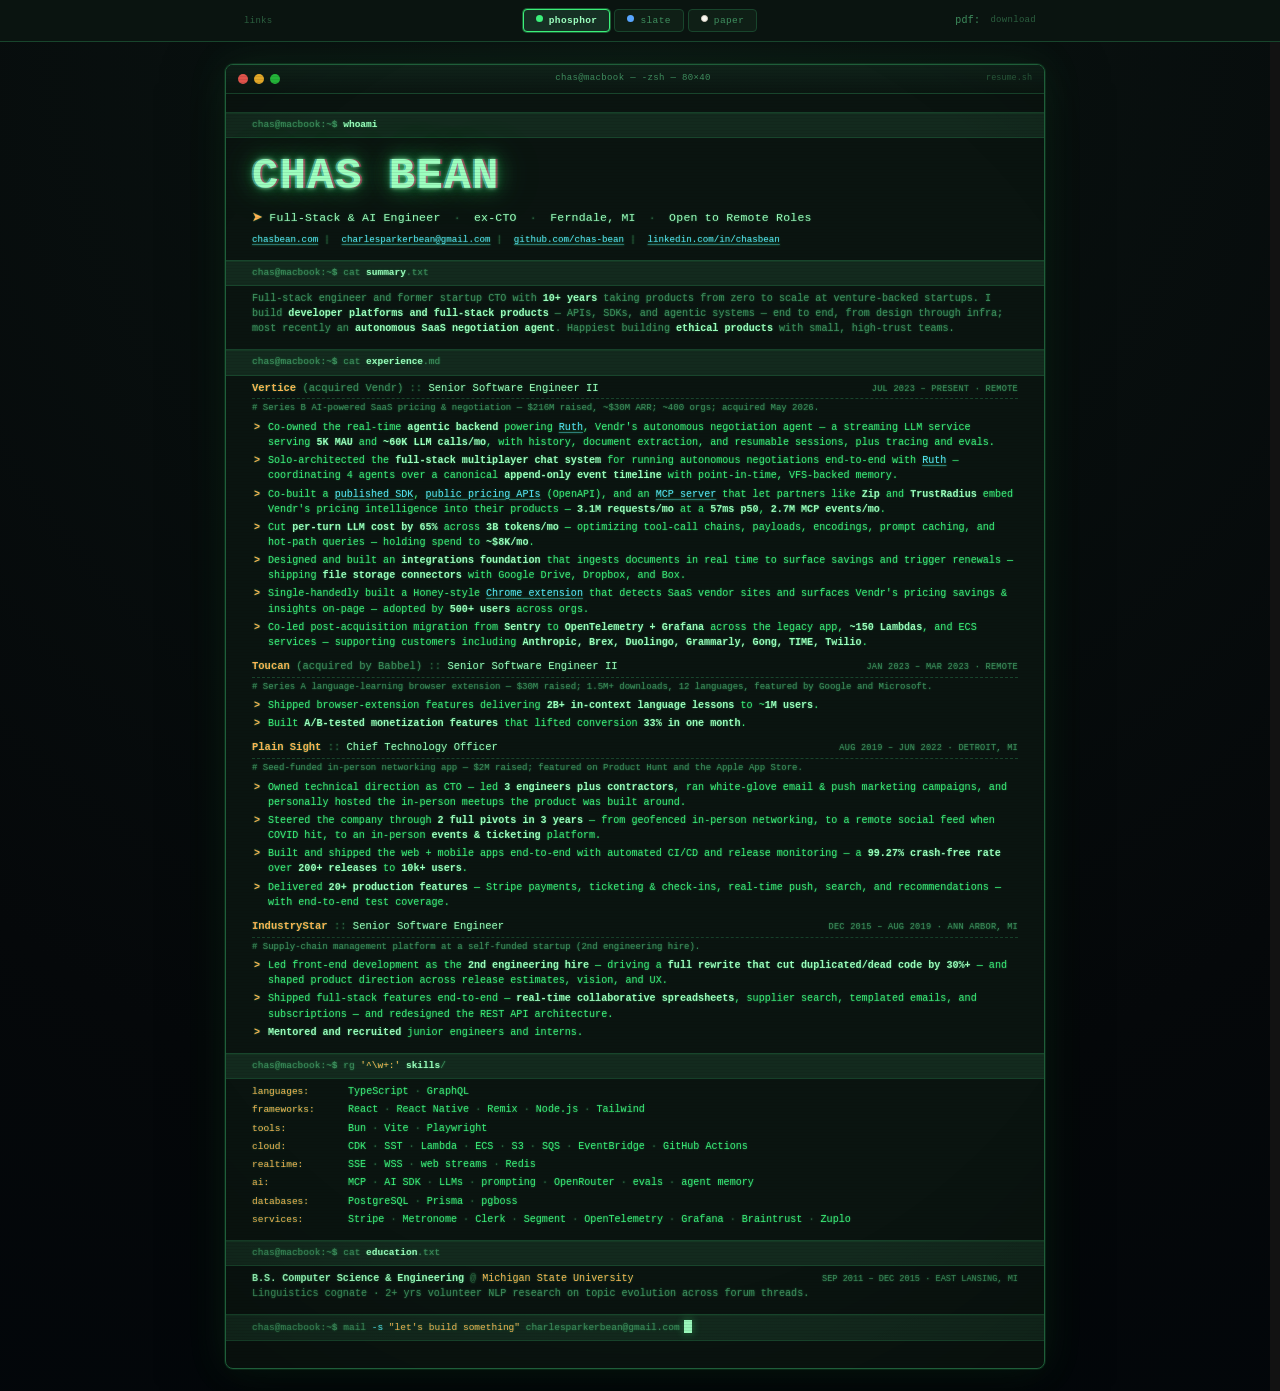
<file: index.html>
<!DOCTYPE html>
<html lang="en" data-theme="crt" class="theme-live">
<head>
  <meta charset="UTF-8" />
  <meta name="viewport" content="width=device-width, initial-scale=1.0" />
  <title>Chas Bean — Resume</title>
  <meta name="description" content="Chas Bean — Full-Stack & AI Engineer. Interactive resume with phosphor, slate, and paper themes." />
  <link rel="stylesheet" href="themes/tokens.css" />
  <link rel="stylesheet" href="themes/live.css" />
  <link rel="stylesheet" href="themes/index.css" />
  <link rel="stylesheet" href="themes/responsive.css" />
</head>
<body>
  <header class="chrome">
    <div class="chrome-track">
      <div class="chrome-links">
        <a href="https://linktr.ee/chas_bean" target="_blank" rel="noopener" title="Linktree — @chas_bean" aria-label="Linktree — @chas_bean">links</a>
      </div>
      <nav class="theme-toggle" aria-label="Resume color theme">
        <button type="button" class="theme-btn" data-theme="crt" aria-label="Phosphor — green terminal" title="Phosphor — green terminal" aria-pressed="true">
          <span class="swatch" aria-hidden="true"></span><span class="theme-name">phosphor</span>
        </button>
        <button type="button" class="theme-btn" data-theme="github" aria-label="Slate — dark" title="Slate — dark code theme" aria-pressed="false">
          <span class="swatch" aria-hidden="true"></span><span class="theme-name">slate</span>
        </button>
        <button type="button" class="theme-btn" data-theme="paper" aria-label="Paper — light" title="Paper — light theme" aria-pressed="false">
          <span class="swatch swatch-light" aria-hidden="true"></span><span class="theme-name">paper</span>
        </button>
      </nav>
      <div class="actions">
        <span class="hint">pdf:</span>
        <a id="pdf-link" href="resume-phosphor.pdf" download>download</a>
      </div>
    </div>
  </header>

  <main id="resume-root">
    <div class="terminal">
        <div class="titlebar">
          <span class="dots"><i></i><i></i><i></i></span>
          <span class="title">chas@macbook — -zsh — 80×40</span>
          <span class="badge">resume.sh</span>
        </div>

        <div class="screen">

          <header>
            <div class="cmd-line"><span class="prompt-dim"><span class="u">chas@macbook</span><span class="sep">:</span><span class="p">~</span><span class="sh">$</span></span> <span class="cmd"><span class="cmd-key">whoami</span></span></div>
            <h1 class="name">Chas Bean</h1>
            <p class="role"><span class="arrow">&#10148;</span> Full-Stack &amp; AI Engineer <span class="dotsep">·</span> ex-CTO <span class="dotsep">·</span> Ferndale, MI <span class="dotsep">·</span> Open to Remote Roles</p>
            <div class="contact">
              <span class="v"><a href="https://chasbean.com"><span class="link-label">chasbean.com</span></a></span><span class="pipe">|</span>
              <span class="v"><a href="mailto:charlesparkerbean@gmail.com"><span class="link-label">charlesparkerbean@gmail.com</span></a></span><span class="pipe">|</span>
              <span class="v"><a href="https://github.com/chas-bean"><span class="link-label">github.com/chas-bean</span></a></span><span class="pipe">|</span>
              <span class="v"><a href="https://linkedin.com/in/chasbean"><span class="link-label">linkedin.com/in/chasbean</span></a></span>
            </div>
          </header>

          <section>
            <div class="cmd-line"><span class="prompt-dim"><span class="u">chas@macbook</span><span class="sep">:</span><span class="p">~</span><span class="sh">$</span></span> <span class="cmd">cat <span class="cmd-key">summary</span>.txt</span></div>
            <p class="out comment">
              Full-stack engineer and former startup CTO with <strong>10+ years</strong> taking products from zero to
              scale at venture-backed startups. I build <strong>developer platforms and full-stack products</strong> &mdash; APIs, SDKs, and agentic systems &mdash; end to end, from design through infra; most recently an <strong>autonomous SaaS negotiation agent</strong>. Happiest building <strong>ethical products</strong> with small, high-trust teams.
            </p>
          </section>

          <section>
            <div class="cmd-line"><span class="prompt-dim"><span class="u">chas@macbook</span><span class="sep">:</span><span class="p">~</span><span class="sh">$</span></span> <span class="cmd">cat <span class="cmd-key">experience</span>.md</span></div>
            <div class="out">

              <div class="job">
                <div class="job-head">
                  <div class="job-title"><span class="company">Vertice</span> <span class="acq">(acquired Vendr)</span> <span class="colons">::</span> <span class="ttl">Senior Software Engineer II</span></div>
                  <div class="job-meta">JUL 2023 &ndash; PRESENT · REMOTE</div>
                </div>
                <div class="job-context"># Series B AI-powered SaaS pricing &amp; negotiation &mdash; $216M raised, ~$30M ARR; ~400 orgs; acquired May&nbsp;2026.</div>
                <ul class="bullets">
                  <li>Co-owned the real-time <strong>agentic backend</strong> powering <a href="https://agent.vendr.com/" target="_blank" rel="noopener"><span class="link-label">Ruth</span></a>, Vendr's autonomous negotiation agent &mdash; a streaming LLM service serving <strong>5K MAU</strong> and <strong>~60K LLM calls/mo</strong>, with history, document extraction, and resumable sessions, plus tracing and evals.</li>
                  <li>Solo-architected the <strong>full-stack multiplayer chat system</strong> for running autonomous negotiations end-to-end with <a href="https://agent.vendr.com/" target="_blank" rel="noopener"><span class="link-label">Ruth</span></a> &mdash; coordinating 4 agents over a canonical <strong>append-only event timeline</strong> with point-in-time, VFS-backed memory.</li>
                  <li>Co-built a <a href="https://www.npmjs.com/package/@vendr-org/connect-sdk" target="_blank" rel="noopener"><span class="link-label">published SDK</span></a>, <a href="https://developers.vendr.com" target="_blank" rel="noopener"><span class="link-label">public pricing APIs</span></a> (OpenAPI), and an <a href="https://github.com/vendrinc/vendr-mcp" target="_blank" rel="noopener"><span class="link-label">MCP server</span></a> that let partners like <strong>Zip</strong> and <strong>TrustRadius</strong> embed Vendr's pricing intelligence into their products &mdash; <strong>3.1M requests/mo</strong> at a <strong>57ms p50</strong>, <strong>2.7M MCP events/mo</strong>.</li>
                  <li>Cut <strong>per-turn LLM cost by 65%</strong> across <strong>3B tokens/mo</strong> &mdash; optimizing tool-call chains, payloads, encodings, prompt caching, and hot-path queries &mdash; holding spend to <strong>~$8K/mo</strong>.</li>
                  <li>Designed and built an <strong>integrations foundation</strong> that ingests documents in real time to surface savings and trigger renewals &mdash; shipping <strong>file storage connectors</strong> with Google Drive, Dropbox, and Box.</li>
                  <li>Single-handedly built a Honey-style <a href="https://chromewebstore.google.com/detail/software-prices-by-vendr/kghlccelgdbjoadlfnoajfeljdcefnmi" target="_blank" rel="noopener"><span class="link-label">Chrome extension</span></a> that detects SaaS vendor sites and surfaces Vendr's pricing savings &amp; insights on-page &mdash; adopted by <strong>500+ users</strong> across orgs.</li>
                  <li>Co-led post-acquisition migration from <strong>Sentry</strong> to <strong>OpenTelemetry + Grafana</strong> across the legacy app, <strong>~150 Lambdas</strong>, and ECS services &mdash; supporting customers including <strong>Anthropic, Brex, Duolingo, Grammarly, Gong, TIME, Twilio</strong>.</li>
                </ul>
              </div>

              <div class="job">
                <div class="job-head">
                  <div class="job-title"><span class="company">Toucan</span> <span class="acq">(acquired by Babbel)</span> <span class="colons">::</span> <span class="ttl">Senior Software Engineer II</span></div>
                  <div class="job-meta">JAN 2023 &ndash; MAR 2023 · REMOTE</div>
                </div>
                <div class="job-context"># Series A language-learning browser extension — $30M raised; 1.5M+ downloads, 12 languages, featured by Google and Microsoft.</div>
                <ul class="bullets">
                  <li>Shipped browser-extension features delivering <strong>2B+ in-context language lessons</strong> to ~<strong>1M users</strong>.</li>
                  <li>Built <strong>A/B-tested monetization features</strong> that lifted conversion <strong>33% in one month</strong>.</li>
                </ul>
              </div>

              <div class="job">
                <div class="job-head">
                  <div class="job-title"><span class="company">Plain Sight</span> <span class="colons">::</span> <span class="ttl">Chief Technology Officer</span></div>
                  <div class="job-meta">AUG 2019 &ndash; JUN 2022 · DETROIT, MI</div>
                </div>
                <div class="job-context"># Seed-funded in-person networking app &mdash; $2M raised; featured on Product Hunt and the Apple App Store.</div>
                <ul class="bullets">
                  <li>Owned technical direction as CTO &mdash; led <strong>3 engineers plus contractors</strong>, ran white-glove email &amp; push marketing campaigns, and personally hosted the in-person meetups the product was built around.</li>
                  <li>Steered the company through <strong>2 full pivots in 3 years</strong> &mdash; from geofenced in-person networking, to a remote social feed when COVID hit, to an in-person <strong>events &amp; ticketing</strong> platform.</li>
                  <li>Built and shipped the web + mobile apps end-to-end with automated CI/CD and release monitoring &mdash; a <strong>99.27% crash-free rate</strong> over <strong>200+ releases</strong> to <strong>10k+ users</strong>.</li>
                  <li>Delivered <strong>20+ production features</strong> &mdash; Stripe payments, ticketing &amp; check-ins, real-time push, search, and recommendations &mdash; with end-to-end test coverage.</li>
                </ul>
              </div>

              <div class="job">
                <div class="job-head">
                  <div class="job-title"><span class="company">IndustryStar</span> <span class="colons">::</span> <span class="ttl">Senior Software Engineer</span></div>
                  <div class="job-meta">DEC 2015 &ndash; AUG 2019 · ANN ARBOR, MI</div>
                </div>
                <div class="job-context"># Supply-chain management platform at a self-funded startup (2nd engineering hire).</div>
                <ul class="bullets">
                  <li>Led front-end development as the <strong>2nd engineering hire</strong> &mdash; driving a <strong>full rewrite that cut duplicated/dead code by 30%+</strong> &mdash; and shaped product direction across release estimates, vision, and UX.</li>
                  <li>Shipped full-stack features end-to-end &mdash; <strong>real-time collaborative spreadsheets</strong>, supplier search, templated emails, and subscriptions &mdash; and redesigned the REST API architecture.</li>
                  <li><strong>Mentored and recruited</strong> junior engineers and interns.</li>
                </ul>
              </div>

            </div>
          </section>

          <section>
            <div class="cmd-line"><span class="prompt-dim"><span class="u">chas@macbook</span><span class="sep">:</span><span class="p">~</span><span class="sh">$</span></span> <span class="cmd">rg <span class="str">'^\w+:'</span> <span class="cmd-key">skills</span>/</span></div>
            <div class="out skills-grid">
              <div class="skill-row">
                <span class="skill-key">languages:</span>
                <span class="skill-val">TypeScript <span class="b">·</span> GraphQL</span>
              </div>
              <div class="skill-row">
                <span class="skill-key">frameworks:</span>
                <span class="skill-val">React <span class="b">·</span> React&nbsp;Native <span class="b">·</span> Remix <span class="b">·</span> Node.js <span class="b">·</span> Tailwind</span>
              </div>
              <div class="skill-row">
                <span class="skill-key">tools:</span>
                <span class="skill-val">Bun <span class="b">·</span> Vite <span class="b">·</span> Playwright</span>
              </div>
              <div class="skill-row">
                <span class="skill-key">cloud:</span>
                <span class="skill-val">CDK <span class="b">·</span> SST <span class="b">·</span> Lambda <span class="b">·</span> ECS <span class="b">·</span> S3 <span class="b">·</span> SQS <span class="b">·</span> EventBridge <span class="b">·</span> GitHub&nbsp;Actions</span>
              </div>
              <div class="skill-row">
                <span class="skill-key">realtime:</span>
                <span class="skill-val">SSE <span class="b">·</span> WSS <span class="b">·</span> web&nbsp;streams <span class="b">·</span> Redis</span>
              </div>
              <div class="skill-row">
                <span class="skill-key">ai:</span>
                <span class="skill-val">MCP <span class="b">·</span> AI&nbsp;SDK <span class="b">·</span> LLMs <span class="b">·</span> prompting <span class="b">·</span> OpenRouter <span class="b">·</span> evals <span class="b">·</span> agent&nbsp;memory</span>
              </div>
              <div class="skill-row">
                <span class="skill-key">databases:</span>
                <span class="skill-val">PostgreSQL <span class="b">·</span> Prisma <span class="b">·</span> pgboss</span>
              </div>
              <div class="skill-row">
                <span class="skill-key">services:</span>
                <span class="skill-val">Stripe <span class="b">·</span> Metronome <span class="b">·</span> Clerk <span class="b">·</span> Segment <span class="b">·</span> OpenTelemetry <span class="b">·</span> Grafana <span class="b">·</span> Braintrust <span class="b">·</span> Zuplo</span>
              </div>
            </div>
          </section>

          <section>
            <div class="cmd-line"><span class="prompt-dim"><span class="u">chas@macbook</span><span class="sep">:</span><span class="p">~</span><span class="sh">$</span></span> <span class="cmd">cat <span class="cmd-key">education</span>.txt</span></div>
            <div class="out edu-row">
              <div>
                <div class="deg"><strong>B.S. Computer Science &amp; Engineering</strong> <span class="colons">@</span> <span class="school">Michigan State University</span></div>
                <div class="sub">Linguistics cognate &middot; 2+ yrs volunteer NLP research on topic evolution across forum threads.</div>
              </div>
              <div class="meta">SEP 2011 &ndash; DEC 2015 · EAST LANSING, MI</div>
            </div>
          </section>

          <div class="cmd-line endline"><span class="prompt-dim"><span class="u">chas@macbook</span><span class="sep">:</span><span class="p">~</span><span class="sh">$</span></span> <span class="cmd"><a href="mailto:charlesparkerbean@gmail.com?subject=Let%27s%20build%20something">mail <span class="flag">-s</span> <span class="str">"let's build something"</span> charlesparkerbean@gmail.com</a></span><span class="cursor"></span></div>

        </div>
      </div>
  </main>

  <script src="js/index.js" defer></script>
</body>
</html>
</file>
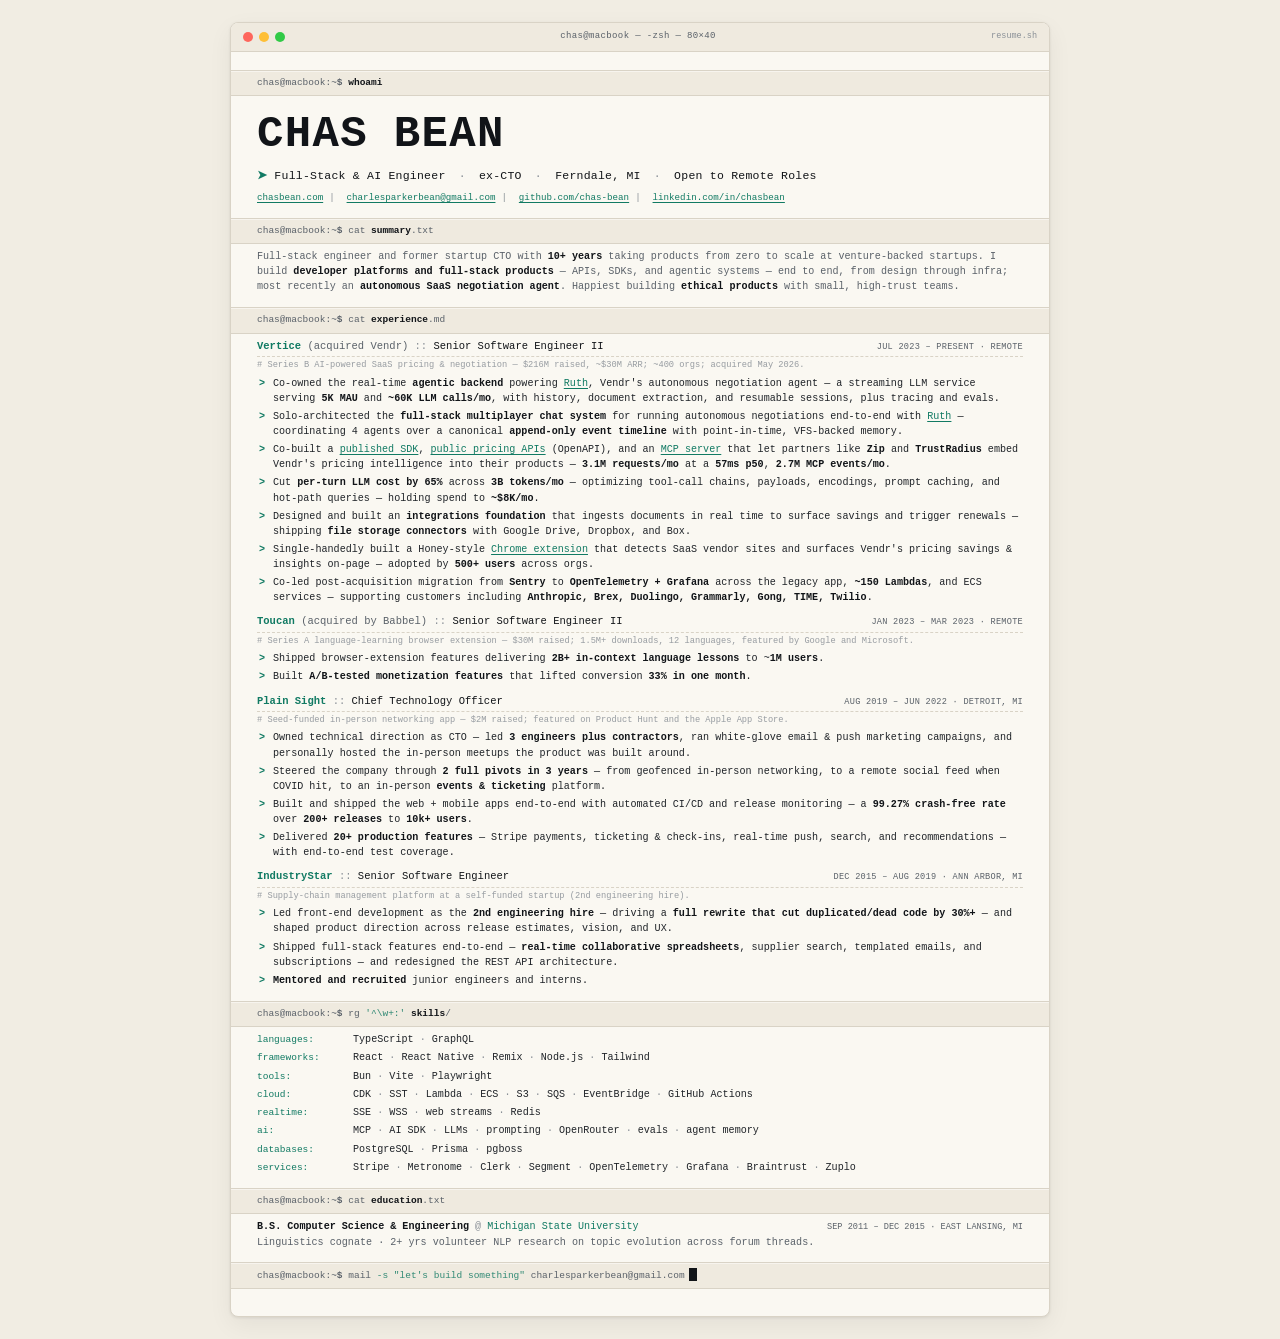
<file: resume-paper.html>
<!DOCTYPE html>
<html lang="en">
<head>
  <meta charset="UTF-8" />
  <meta name="viewport" content="width=device-width, initial-scale=1.0" />
  <title>Chas Bean — Full-Stack &amp; AI Engineer</title>
  <meta name="description" content="Chas Bean — Full-Stack & AI Engineer. AI applications, real-time systems, and developer platforms in TypeScript, React, and Node.js." />
    <link rel="stylesheet" href="themes/paper.css" />
    <link rel="stylesheet" href="themes/responsive.css" />

</head>
<body>
  <div class="terminal">
    <div class="titlebar">
      <span class="dots"><i></i><i></i><i></i></span>
      <span class="title">chas@macbook — -zsh — 80×40</span>
      <span class="badge">resume.sh</span>
    </div>

    <div class="screen">

      <header>
        <div class="cmd-line"><span class="prompt-dim"><span class="u">chas@macbook</span><span class="sep">:</span><span class="p">~</span><span class="sh">$</span></span> <span class="cmd"><span class="cmd-key">whoami</span></span></div>
        <h1 class="name">Chas Bean</h1>
        <p class="role"><span class="arrow">&#10148;</span> Full-Stack &amp; AI Engineer <span class="dotsep">·</span> ex-CTO <span class="dotsep">·</span> Ferndale, MI <span class="dotsep">·</span> Open to Remote Roles</p>
        <div class="contact">
          <span class="v"><a href="https://chasbean.com">chasbean.com</a></span><span class="pipe">|</span>
          <span class="v"><a href="mailto:charlesparkerbean@gmail.com">charlesparkerbean@gmail.com</a></span><span class="pipe">|</span>
          <span class="v"><a href="https://github.com/chas-bean">github.com/chas-bean</a></span><span class="pipe">|</span>
          <span class="v"><a href="https://linkedin.com/in/chasbean">linkedin.com/in/chasbean</a></span>
        </div>
      </header>

      <section>
        <div class="cmd-line"><span class="prompt-dim"><span class="u">chas@macbook</span><span class="sep">:</span><span class="p">~</span><span class="sh">$</span></span> <span class="cmd">cat <span class="cmd-key">summary</span>.txt</span></div>
        <p class="out comment">
          Full-stack engineer and former startup CTO with <strong>10+ years</strong> taking products from zero to
          scale at venture-backed startups. I build <strong>developer platforms and full-stack products</strong> &mdash; APIs, SDKs, and agentic systems &mdash; end to end, from design through infra; most recently an <strong>autonomous SaaS negotiation agent</strong>. Happiest building <strong>ethical products</strong> with small, high-trust teams.
        </p>
      </section>

      <section>
        <div class="cmd-line"><span class="prompt-dim"><span class="u">chas@macbook</span><span class="sep">:</span><span class="p">~</span><span class="sh">$</span></span> <span class="cmd">cat <span class="cmd-key">experience</span>.md</span></div>
        <div class="out">

          <div class="job">
            <div class="job-head">
              <div class="job-title"><span class="company">Vertice</span> <span class="acq">(acquired Vendr)</span> <span class="colons">::</span> <span class="ttl">Senior Software Engineer II</span></div>
              <div class="job-meta">JUL 2023 &ndash; PRESENT · REMOTE</div>
            </div>
            <div class="job-context"># Series B AI-powered SaaS pricing &amp; negotiation &mdash; $216M raised, ~$30M ARR; ~400 orgs; acquired May&nbsp;2026.</div>
            <ul class="bullets">
              <li>Co-owned the real-time <strong>agentic backend</strong> powering <a href="https://agent.vendr.com/" target="_blank" rel="noopener">Ruth</a>, Vendr's autonomous negotiation agent &mdash; a streaming LLM service serving <strong>5K MAU</strong> and <strong>~60K LLM calls/mo</strong>, with history, document extraction, and resumable sessions, plus tracing and evals.</li>
              <li>Solo-architected the <strong>full-stack multiplayer chat system</strong> for running autonomous negotiations end-to-end with <a href="https://agent.vendr.com/" target="_blank" rel="noopener">Ruth</a> &mdash; coordinating 4 agents over a canonical <strong>append-only event timeline</strong> with point-in-time, VFS-backed memory.</li>
              <li>Co-built a <a href="https://www.npmjs.com/package/@vendr-org/connect-sdk" target="_blank" rel="noopener">published SDK</a>, <a href="https://developers.vendr.com" target="_blank" rel="noopener">public pricing APIs</a> (OpenAPI), and an <a href="https://github.com/vendrinc/vendr-mcp" target="_blank" rel="noopener">MCP server</a> that let partners like <strong>Zip</strong> and <strong>TrustRadius</strong> embed Vendr's pricing intelligence into their products &mdash; <strong>3.1M requests/mo</strong> at a <strong>57ms p50</strong>, <strong>2.7M MCP events/mo</strong>.</li>
              <li>Cut <strong>per-turn LLM cost by 65%</strong> across <strong>3B tokens/mo</strong> &mdash; optimizing tool-call chains, payloads, encodings, prompt caching, and hot-path queries &mdash; holding spend to <strong>~$8K/mo</strong>.</li>
              <li>Designed and built an <strong>integrations foundation</strong> that ingests documents in real time to surface savings and trigger renewals &mdash; shipping <strong>file storage connectors</strong> with Google Drive, Dropbox, and Box.</li>
              <li>Single-handedly built a Honey-style <a href="https://chromewebstore.google.com/detail/software-prices-by-vendr/kghlccelgdbjoadlfnoajfeljdcefnmi" target="_blank" rel="noopener">Chrome extension</a> that detects SaaS vendor sites and surfaces Vendr's pricing savings &amp; insights on-page &mdash; adopted by <strong>500+ users</strong> across orgs.</li>
              <li>Co-led post-acquisition migration from <strong>Sentry</strong> to <strong>OpenTelemetry + Grafana</strong> across the legacy app, <strong>~150 Lambdas</strong>, and ECS services &mdash; supporting customers including <strong>Anthropic, Brex, Duolingo, Grammarly, Gong, TIME, Twilio</strong>.</li>
            </ul>
          </div>

          <div class="job">
            <div class="job-head">
              <div class="job-title"><span class="company">Toucan</span> <span class="acq">(acquired by Babbel)</span> <span class="colons">::</span> <span class="ttl">Senior Software Engineer II</span></div>
              <div class="job-meta">JAN 2023 &ndash; MAR 2023 · REMOTE</div>
            </div>
            <div class="job-context"># Series A language-learning browser extension — $30M raised; 1.5M+ downloads, 12 languages, featured by Google and Microsoft.</div>
            <ul class="bullets">
              <li>Shipped browser-extension features delivering <strong>2B+ in-context language lessons</strong> to ~<strong>1M users</strong>.</li>
              <li>Built <strong>A/B-tested monetization features</strong> that lifted conversion <strong>33% in one month</strong>.</li>
            </ul>
          </div>

          <div class="job">
            <div class="job-head">
              <div class="job-title"><span class="company">Plain Sight</span> <span class="colons">::</span> <span class="ttl">Chief Technology Officer</span></div>
              <div class="job-meta">AUG 2019 &ndash; JUN 2022 · DETROIT, MI</div>
            </div>
            <div class="job-context"># Seed-funded in-person networking app &mdash; $2M raised; featured on Product Hunt and the Apple App Store.</div>
            <ul class="bullets">
              <li>Owned technical direction as CTO &mdash; led <strong>3 engineers plus contractors</strong>, ran white-glove email &amp; push marketing campaigns, and personally hosted the in-person meetups the product was built around.</li>
              <li>Steered the company through <strong>2 full pivots in 3 years</strong> &mdash; from geofenced in-person networking, to a remote social feed when COVID hit, to an in-person <strong>events &amp; ticketing</strong> platform.</li>
              <li>Built and shipped the web + mobile apps end-to-end with automated CI/CD and release monitoring &mdash; a <strong>99.27% crash-free rate</strong> over <strong>200+ releases</strong> to <strong>10k+ users</strong>.</li>
              <li>Delivered <strong>20+ production features</strong> &mdash; Stripe payments, ticketing &amp; check-ins, real-time push, search, and recommendations &mdash; with end-to-end test coverage.</li>
            </ul>
          </div>

          <div class="job">
            <div class="job-head">
              <div class="job-title"><span class="company">IndustryStar</span> <span class="colons">::</span> <span class="ttl">Senior Software Engineer</span></div>
              <div class="job-meta">DEC 2015 &ndash; AUG 2019 · ANN ARBOR, MI</div>
            </div>
            <div class="job-context"># Supply-chain management platform at a self-funded startup (2nd engineering hire).</div>
            <ul class="bullets">
              <li>Led front-end development as the <strong>2nd engineering hire</strong> &mdash; driving a <strong>full rewrite that cut duplicated/dead code by 30%+</strong> &mdash; and shaped product direction across release estimates, vision, and UX.</li>
              <li>Shipped full-stack features end-to-end &mdash; <strong>real-time collaborative spreadsheets</strong>, supplier search, templated emails, and subscriptions &mdash; and redesigned the REST API architecture.</li>
              <li><strong>Mentored and recruited</strong> junior engineers and interns.</li>
            </ul>
          </div>

        </div>
      </section>

      <section>
        <div class="cmd-line"><span class="prompt-dim"><span class="u">chas@macbook</span><span class="sep">:</span><span class="p">~</span><span class="sh">$</span></span> <span class="cmd">rg <span class="str">'^\w+:'</span> <span class="cmd-key">skills</span>/</span></div>
        <div class="out skills-grid">
          <div class="skill-row">
            <span class="skill-key">languages:</span>
            <span class="skill-val">TypeScript <span class="b">·</span> GraphQL</span>
          </div>
          <div class="skill-row">
            <span class="skill-key">frameworks:</span>
            <span class="skill-val">React <span class="b">·</span> React&nbsp;Native <span class="b">·</span> Remix <span class="b">·</span> Node.js <span class="b">·</span> Tailwind</span>
          </div>
          <div class="skill-row">
            <span class="skill-key">tools:</span>
            <span class="skill-val">Bun <span class="b">·</span> Vite <span class="b">·</span> Playwright</span>
          </div>
          <div class="skill-row">
            <span class="skill-key">cloud:</span>
            <span class="skill-val">CDK <span class="b">·</span> SST <span class="b">·</span> Lambda <span class="b">·</span> ECS <span class="b">·</span> S3 <span class="b">·</span> SQS <span class="b">·</span> EventBridge <span class="b">·</span> GitHub&nbsp;Actions</span>
          </div>
          <div class="skill-row">
            <span class="skill-key">realtime:</span>
            <span class="skill-val">SSE <span class="b">·</span> WSS <span class="b">·</span> web&nbsp;streams <span class="b">·</span> Redis</span>
          </div>
          <div class="skill-row">
            <span class="skill-key">ai:</span>
            <span class="skill-val">MCP <span class="b">·</span> AI&nbsp;SDK <span class="b">·</span> LLMs <span class="b">·</span> prompting <span class="b">·</span> OpenRouter <span class="b">·</span> evals <span class="b">·</span> agent&nbsp;memory</span>
          </div>
          <div class="skill-row">
            <span class="skill-key">databases:</span>
            <span class="skill-val">PostgreSQL <span class="b">·</span> Prisma <span class="b">·</span> pgboss</span>
          </div>
          <div class="skill-row">
            <span class="skill-key">services:</span>
            <span class="skill-val">Stripe <span class="b">·</span> Metronome <span class="b">·</span> Clerk <span class="b">·</span> Segment <span class="b">·</span> OpenTelemetry <span class="b">·</span> Grafana <span class="b">·</span> Braintrust <span class="b">·</span> Zuplo</span>
          </div>
        </div>
      </section>

      <section>
        <div class="cmd-line"><span class="prompt-dim"><span class="u">chas@macbook</span><span class="sep">:</span><span class="p">~</span><span class="sh">$</span></span> <span class="cmd">cat <span class="cmd-key">education</span>.txt</span></div>
        <div class="out edu-row">
          <div>
            <div class="deg"><strong>B.S. Computer Science &amp; Engineering</strong> <span class="colons">@</span> <span class="school">Michigan State University</span></div>
            <div class="sub">Linguistics cognate &middot; 2+ yrs volunteer NLP research on topic evolution across forum threads.</div>
          </div>
          <div class="meta">SEP 2011 &ndash; DEC 2015 · EAST LANSING, MI</div>
        </div>
      </section>

      <div class="cmd-line endline"><span class="prompt-dim"><span class="u">chas@macbook</span><span class="sep">:</span><span class="p">~</span><span class="sh">$</span></span> <span class="cmd"><a href="mailto:charlesparkerbean@gmail.com?subject=Let%27s%20build%20something">mail <span class="flag">-s</span> <span class="str">"let's build something"</span> charlesparkerbean@gmail.com</a></span><span class="cursor"></span></div>

    </div>
  </div>
  <script>
    (function () {
      var line = document.querySelector('.endline');
      if (!line) return;
      var subject = (line.querySelector('.str') || {}).textContent || '';
      subject = subject.replace(/^["']+|["']+$/g, '').trim();
      var email = (line.textContent.match(/[\w.+-]+@[\w.-]+\.\w+/) || [])[0];
      if (!email) return;
      var href = 'mailto:' + email + '?subject=' + encodeURIComponent(subject);
      var fired = false;
      function openMail() {
        if (fired) return;
        fired = true;
        window.location.href = href;
        setTimeout(function () { fired = false; }, 800);
      }
      line.style.cursor = 'pointer';
      line.addEventListener('click', openMail);
      document.addEventListener('keydown', function (e) {
        if (e.key !== 'Enter' || e.repeat) return;
        var t = e.target;
        if (t && (t.tagName === 'INPUT' || t.tagName === 'TEXTAREA' || t.isContentEditable)) return;
        e.preventDefault();
        openMail();
      });
    })();
  </script>
</body>
</html>
</file>
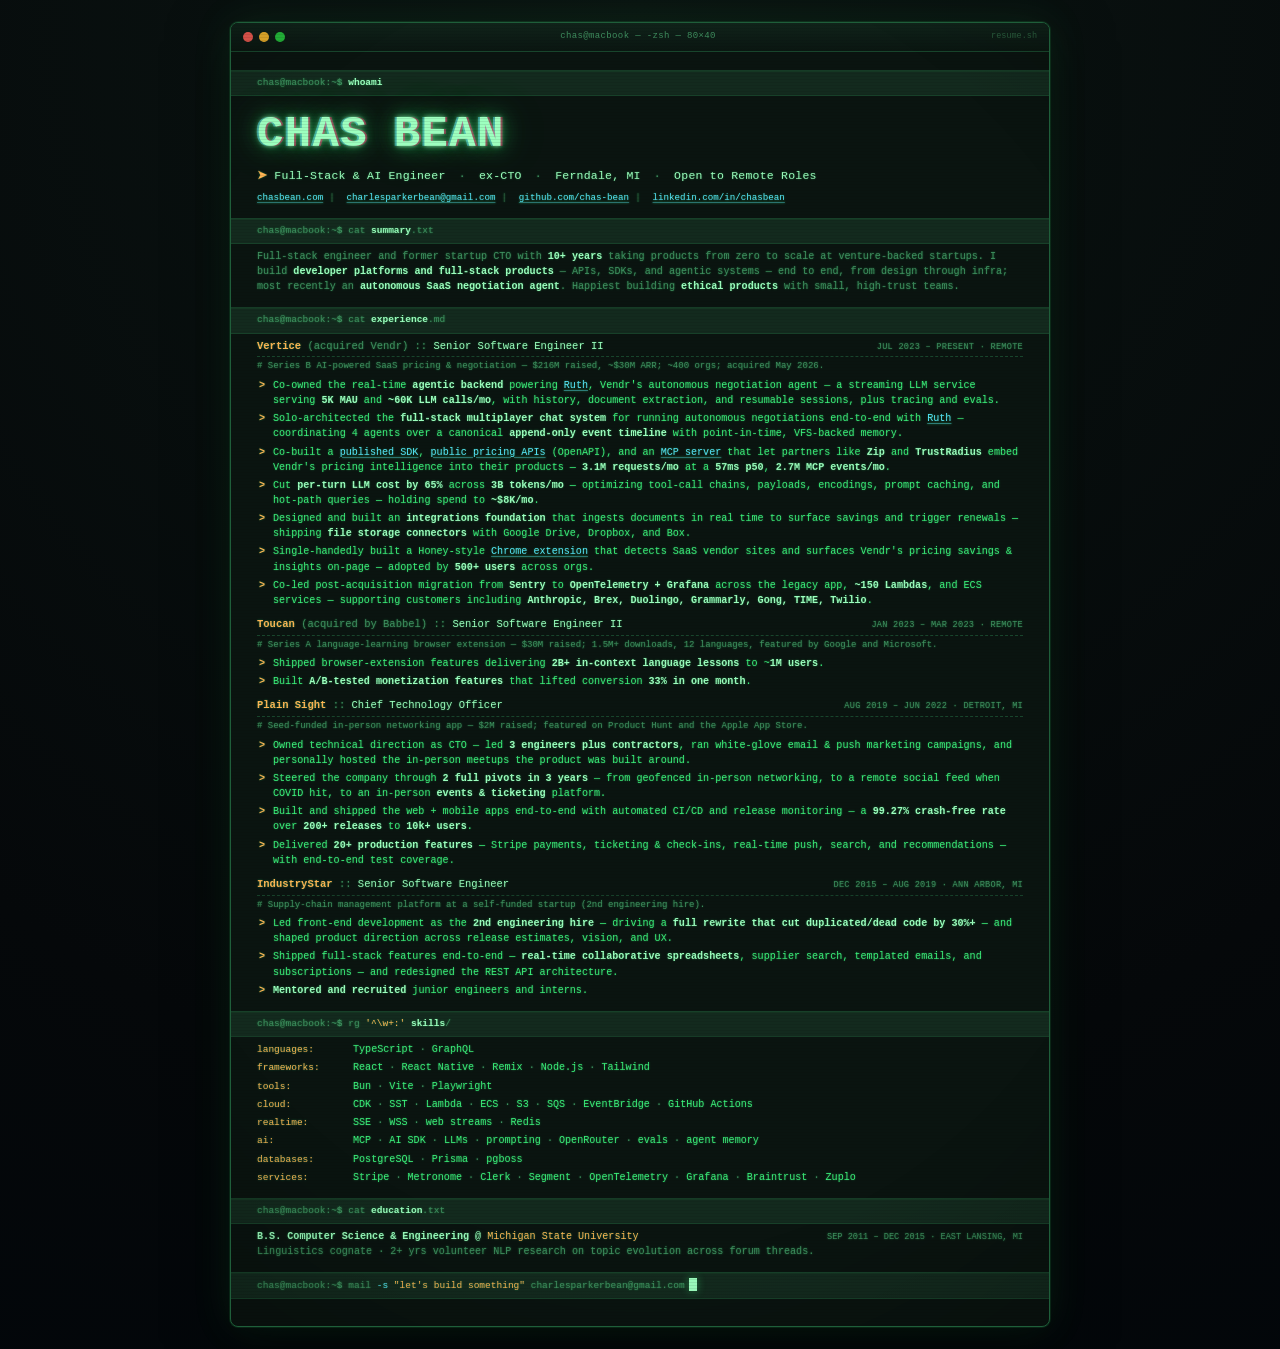
<file: resume-phosphor.html>
<!DOCTYPE html>
<html lang="en">
<head>
  <meta charset="UTF-8" />
  <meta name="viewport" content="width=device-width, initial-scale=1.0" />
  <title>Chas Bean — Full-Stack &amp; AI Engineer</title>
  <meta name="description" content="Chas Bean — Full-Stack & AI Engineer. AI applications, real-time systems, and developer platforms in TypeScript, React, and Node.js." />
  <link rel="stylesheet" href="themes/crt.css" />
  <link rel="stylesheet" href="themes/responsive.css" />
</head>
<body>
  <div class="terminal">
    <div class="titlebar">
      <span class="dots"><i></i><i></i><i></i></span>
      <span class="title">chas@macbook — -zsh — 80×40</span>
      <span class="badge">resume.sh</span>
    </div>

    <div class="screen">

      <header>
        <div class="cmd-line"><span class="prompt-dim"><span class="u">chas@macbook</span><span class="sep">:</span><span class="p">~</span><span class="sh">$</span></span> <span class="cmd"><span class="cmd-key">whoami</span></span></div>
        <h1 class="name">Chas Bean</h1>
        <p class="role"><span class="arrow">&#10148;</span> Full-Stack &amp; AI Engineer <span class="dotsep">·</span> ex-CTO <span class="dotsep">·</span> Ferndale, MI <span class="dotsep">·</span> Open to Remote Roles</p>
        <div class="contact">
          <span class="v"><a href="https://chasbean.com">chasbean.com</a></span><span class="pipe">|</span>
          <span class="v"><a href="mailto:charlesparkerbean@gmail.com">charlesparkerbean@gmail.com</a></span><span class="pipe">|</span>
          <span class="v"><a href="https://github.com/chas-bean">github.com/chas-bean</a></span><span class="pipe">|</span>
          <span class="v"><a href="https://linkedin.com/in/chasbean">linkedin.com/in/chasbean</a></span>
        </div>
      </header>

      <section>
        <div class="cmd-line"><span class="prompt-dim"><span class="u">chas@macbook</span><span class="sep">:</span><span class="p">~</span><span class="sh">$</span></span> <span class="cmd">cat <span class="cmd-key">summary</span>.txt</span></div>
        <p class="out comment">
          Full-stack engineer and former startup CTO with <strong>10+ years</strong> taking products from zero to
          scale at venture-backed startups. I build <strong>developer platforms and full-stack products</strong> &mdash; APIs, SDKs, and agentic systems &mdash; end to end, from design through infra; most recently an <strong>autonomous SaaS negotiation agent</strong>. Happiest building <strong>ethical products</strong> with small, high-trust teams.
        </p>
      </section>

      <section>
        <div class="cmd-line"><span class="prompt-dim"><span class="u">chas@macbook</span><span class="sep">:</span><span class="p">~</span><span class="sh">$</span></span> <span class="cmd">cat <span class="cmd-key">experience</span>.md</span></div>
        <div class="out">

          <div class="job">
            <div class="job-head">
              <div class="job-title"><span class="company">Vertice</span> <span class="acq">(acquired Vendr)</span> <span class="colons">::</span> <span class="ttl">Senior Software Engineer II</span></div>
              <div class="job-meta">JUL 2023 &ndash; PRESENT · REMOTE</div>
            </div>
            <div class="job-context"># Series B AI-powered SaaS pricing &amp; negotiation &mdash; $216M raised, ~$30M ARR; ~400 orgs; acquired May&nbsp;2026.</div>
            <ul class="bullets">
              <li>Co-owned the real-time <strong>agentic backend</strong> powering <a href="https://agent.vendr.com/" target="_blank" rel="noopener">Ruth</a>, Vendr's autonomous negotiation agent &mdash; a streaming LLM service serving <strong>5K MAU</strong> and <strong>~60K LLM calls/mo</strong>, with history, document extraction, and resumable sessions, plus tracing and evals.</li>
              <li>Solo-architected the <strong>full-stack multiplayer chat system</strong> for running autonomous negotiations end-to-end with <a href="https://agent.vendr.com/" target="_blank" rel="noopener">Ruth</a> &mdash; coordinating 4 agents over a canonical <strong>append-only event timeline</strong> with point-in-time, VFS-backed memory.</li>
              <li>Co-built a <a href="https://www.npmjs.com/package/@vendr-org/connect-sdk" target="_blank" rel="noopener">published SDK</a>, <a href="https://developers.vendr.com" target="_blank" rel="noopener">public pricing APIs</a> (OpenAPI), and an <a href="https://github.com/vendrinc/vendr-mcp" target="_blank" rel="noopener">MCP server</a> that let partners like <strong>Zip</strong> and <strong>TrustRadius</strong> embed Vendr's pricing intelligence into their products &mdash; <strong>3.1M requests/mo</strong> at a <strong>57ms p50</strong>, <strong>2.7M MCP events/mo</strong>.</li>
              <li>Cut <strong>per-turn LLM cost by 65%</strong> across <strong>3B tokens/mo</strong> &mdash; optimizing tool-call chains, payloads, encodings, prompt caching, and hot-path queries &mdash; holding spend to <strong>~$8K/mo</strong>.</li>
              <li>Designed and built an <strong>integrations foundation</strong> that ingests documents in real time to surface savings and trigger renewals &mdash; shipping <strong>file storage connectors</strong> with Google Drive, Dropbox, and Box.</li>
              <li>Single-handedly built a Honey-style <a href="https://chromewebstore.google.com/detail/software-prices-by-vendr/kghlccelgdbjoadlfnoajfeljdcefnmi" target="_blank" rel="noopener">Chrome extension</a> that detects SaaS vendor sites and surfaces Vendr's pricing savings &amp; insights on-page &mdash; adopted by <strong>500+ users</strong> across orgs.</li>
              <li>Co-led post-acquisition migration from <strong>Sentry</strong> to <strong>OpenTelemetry + Grafana</strong> across the legacy app, <strong>~150 Lambdas</strong>, and ECS services &mdash; supporting customers including <strong>Anthropic, Brex, Duolingo, Grammarly, Gong, TIME, Twilio</strong>.</li>
            </ul>
          </div>

          <div class="job">
            <div class="job-head">
              <div class="job-title"><span class="company">Toucan</span> <span class="acq">(acquired by Babbel)</span> <span class="colons">::</span> <span class="ttl">Senior Software Engineer II</span></div>
              <div class="job-meta">JAN 2023 &ndash; MAR 2023 · REMOTE</div>
            </div>
            <div class="job-context"># Series A language-learning browser extension — $30M raised; 1.5M+ downloads, 12 languages, featured by Google and Microsoft.</div>
            <ul class="bullets">
              <li>Shipped browser-extension features delivering <strong>2B+ in-context language lessons</strong> to ~<strong>1M users</strong>.</li>
              <li>Built <strong>A/B-tested monetization features</strong> that lifted conversion <strong>33% in one month</strong>.</li>
            </ul>
          </div>

          <div class="job">
            <div class="job-head">
              <div class="job-title"><span class="company">Plain Sight</span> <span class="colons">::</span> <span class="ttl">Chief Technology Officer</span></div>
              <div class="job-meta">AUG 2019 &ndash; JUN 2022 · DETROIT, MI</div>
            </div>
            <div class="job-context"># Seed-funded in-person networking app &mdash; $2M raised; featured on Product Hunt and the Apple App Store.</div>
            <ul class="bullets">
              <li>Owned technical direction as CTO &mdash; led <strong>3 engineers plus contractors</strong>, ran white-glove email &amp; push marketing campaigns, and personally hosted the in-person meetups the product was built around.</li>
              <li>Steered the company through <strong>2 full pivots in 3 years</strong> &mdash; from geofenced in-person networking, to a remote social feed when COVID hit, to an in-person <strong>events &amp; ticketing</strong> platform.</li>
              <li>Built and shipped the web + mobile apps end-to-end with automated CI/CD and release monitoring &mdash; a <strong>99.27% crash-free rate</strong> over <strong>200+ releases</strong> to <strong>10k+ users</strong>.</li>
              <li>Delivered <strong>20+ production features</strong> &mdash; Stripe payments, ticketing &amp; check-ins, real-time push, search, and recommendations &mdash; with end-to-end test coverage.</li>
            </ul>
          </div>

          <div class="job">
            <div class="job-head">
              <div class="job-title"><span class="company">IndustryStar</span> <span class="colons">::</span> <span class="ttl">Senior Software Engineer</span></div>
              <div class="job-meta">DEC 2015 &ndash; AUG 2019 · ANN ARBOR, MI</div>
            </div>
            <div class="job-context"># Supply-chain management platform at a self-funded startup (2nd engineering hire).</div>
            <ul class="bullets">
              <li>Led front-end development as the <strong>2nd engineering hire</strong> &mdash; driving a <strong>full rewrite that cut duplicated/dead code by 30%+</strong> &mdash; and shaped product direction across release estimates, vision, and UX.</li>
              <li>Shipped full-stack features end-to-end &mdash; <strong>real-time collaborative spreadsheets</strong>, supplier search, templated emails, and subscriptions &mdash; and redesigned the REST API architecture.</li>
              <li><strong>Mentored and recruited</strong> junior engineers and interns.</li>
            </ul>
          </div>

        </div>
      </section>

      <section>
        <div class="cmd-line"><span class="prompt-dim"><span class="u">chas@macbook</span><span class="sep">:</span><span class="p">~</span><span class="sh">$</span></span> <span class="cmd">rg <span class="str">'^\w+:'</span> <span class="cmd-key">skills</span>/</span></div>
        <div class="out skills-grid">
          <div class="skill-row">
            <span class="skill-key">languages:</span>
            <span class="skill-val">TypeScript <span class="b">·</span> GraphQL</span>
          </div>
          <div class="skill-row">
            <span class="skill-key">frameworks:</span>
            <span class="skill-val">React <span class="b">·</span> React&nbsp;Native <span class="b">·</span> Remix <span class="b">·</span> Node.js <span class="b">·</span> Tailwind</span>
          </div>
          <div class="skill-row">
            <span class="skill-key">tools:</span>
            <span class="skill-val">Bun <span class="b">·</span> Vite <span class="b">·</span> Playwright</span>
          </div>
          <div class="skill-row">
            <span class="skill-key">cloud:</span>
            <span class="skill-val">CDK <span class="b">·</span> SST <span class="b">·</span> Lambda <span class="b">·</span> ECS <span class="b">·</span> S3 <span class="b">·</span> SQS <span class="b">·</span> EventBridge <span class="b">·</span> GitHub&nbsp;Actions</span>
          </div>
          <div class="skill-row">
            <span class="skill-key">realtime:</span>
            <span class="skill-val">SSE <span class="b">·</span> WSS <span class="b">·</span> web&nbsp;streams <span class="b">·</span> Redis</span>
          </div>
          <div class="skill-row">
            <span class="skill-key">ai:</span>
            <span class="skill-val">MCP <span class="b">·</span> AI&nbsp;SDK <span class="b">·</span> LLMs <span class="b">·</span> prompting <span class="b">·</span> OpenRouter <span class="b">·</span> evals <span class="b">·</span> agent&nbsp;memory</span>
          </div>
          <div class="skill-row">
            <span class="skill-key">databases:</span>
            <span class="skill-val">PostgreSQL <span class="b">·</span> Prisma <span class="b">·</span> pgboss</span>
          </div>
          <div class="skill-row">
            <span class="skill-key">services:</span>
            <span class="skill-val">Stripe <span class="b">·</span> Metronome <span class="b">·</span> Clerk <span class="b">·</span> Segment <span class="b">·</span> OpenTelemetry <span class="b">·</span> Grafana <span class="b">·</span> Braintrust <span class="b">·</span> Zuplo</span>
          </div>
        </div>
      </section>

      <section>
        <div class="cmd-line"><span class="prompt-dim"><span class="u">chas@macbook</span><span class="sep">:</span><span class="p">~</span><span class="sh">$</span></span> <span class="cmd">cat <span class="cmd-key">education</span>.txt</span></div>
        <div class="out edu-row">
          <div>
            <div class="deg"><strong>B.S. Computer Science &amp; Engineering</strong> <span class="colons">@</span> <span class="school">Michigan State University</span></div>
            <div class="sub">Linguistics cognate &middot; 2+ yrs volunteer NLP research on topic evolution across forum threads.</div>
          </div>
          <div class="meta">SEP 2011 &ndash; DEC 2015 · EAST LANSING, MI</div>
        </div>
      </section>

      <div class="cmd-line endline"><span class="prompt-dim"><span class="u">chas@macbook</span><span class="sep">:</span><span class="p">~</span><span class="sh">$</span></span> <span class="cmd"><a href="mailto:charlesparkerbean@gmail.com?subject=Let%27s%20build%20something">mail <span class="flag">-s</span> <span class="str">"let's build something"</span> charlesparkerbean@gmail.com</a></span><span class="cursor"></span></div>

    </div>
  </div>
  <script>
    (function () {
      var line = document.querySelector('.endline');
      if (!line) return;
      var subject = (line.querySelector('.str') || {}).textContent || '';
      subject = subject.replace(/^["']+|["']+$/g, '').trim();
      var email = (line.textContent.match(/[\w.+-]+@[\w.-]+\.\w+/) || [])[0];
      if (!email) return;
      var href = 'mailto:' + email + '?subject=' + encodeURIComponent(subject);
      var fired = false;
      function openMail() {
        if (fired) return;
        fired = true;
        window.location.href = href;
        setTimeout(function () { fired = false; }, 800);
      }
      line.style.cursor = 'pointer';
      line.addEventListener('click', openMail);
      document.addEventListener('keydown', function (e) {
        if (e.key !== 'Enter' || e.repeat) return;
        var t = e.target;
        if (t && (t.tagName === 'INPUT' || t.tagName === 'TEXTAREA' || t.isContentEditable)) return;
        e.preventDefault();
        openMail();
      });
    })();
  </script>
</body>
</html>
</file>
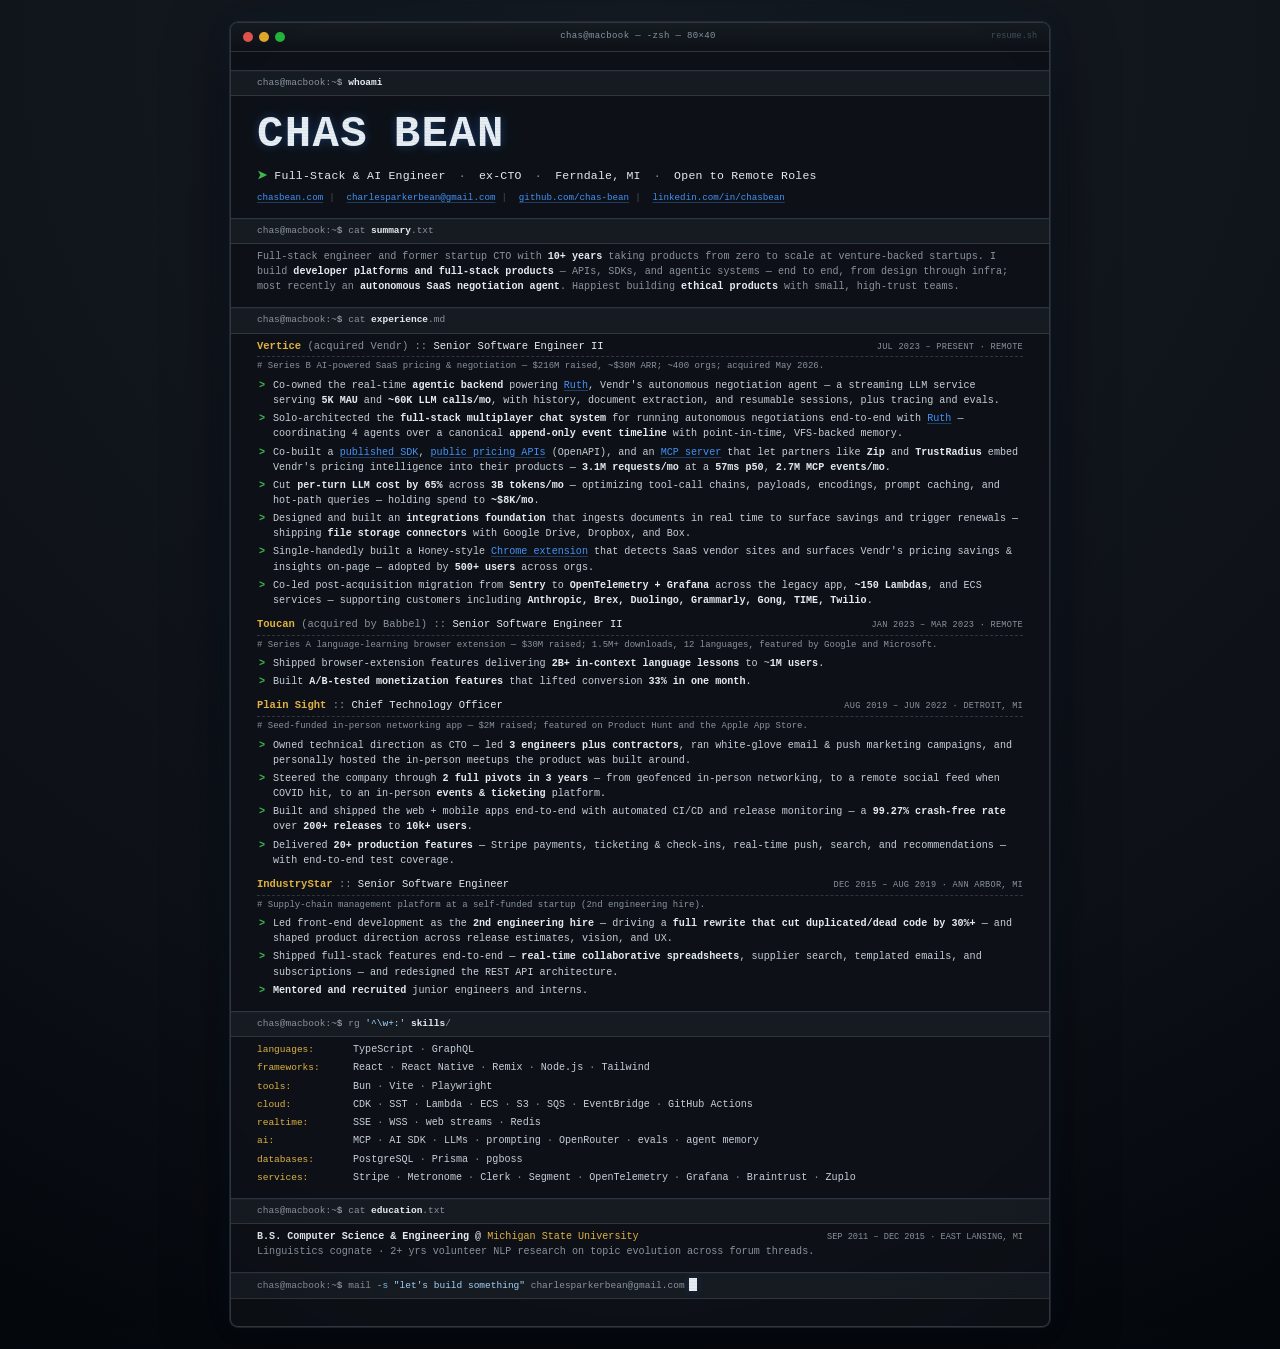
<file: resume-slate.html>
<!DOCTYPE html>
<html lang="en">
<head>
  <meta charset="UTF-8" />
  <meta name="viewport" content="width=device-width, initial-scale=1.0" />
  <title>Chas Bean — Full-Stack &amp; AI Engineer</title>
  <meta name="description" content="Chas Bean — Full-Stack & AI Engineer. AI applications, real-time systems, and developer platforms in TypeScript, React, and Node.js." />
  <link rel="stylesheet" href="themes/github.css" />
  <link rel="stylesheet" href="themes/responsive.css" />
</head>
<body>
  <div class="terminal">
    <div class="titlebar">
      <span class="dots"><i></i><i></i><i></i></span>
      <span class="title">chas@macbook — -zsh — 80×40</span>
      <span class="badge">resume.sh</span>
    </div>

    <div class="screen">

      <header>
        <div class="cmd-line"><span class="prompt-dim"><span class="u">chas@macbook</span><span class="sep">:</span><span class="p">~</span><span class="sh">$</span></span> <span class="cmd"><span class="cmd-key">whoami</span></span></div>
        <h1 class="name">Chas Bean</h1>
        <p class="role"><span class="arrow">&#10148;</span> Full-Stack &amp; AI Engineer <span class="dotsep">·</span> ex-CTO <span class="dotsep">·</span> Ferndale, MI <span class="dotsep">·</span> Open to Remote Roles</p>
        <div class="contact">
          <span class="v"><a href="https://chasbean.com">chasbean.com</a></span><span class="pipe">|</span>
          <span class="v"><a href="mailto:charlesparkerbean@gmail.com">charlesparkerbean@gmail.com</a></span><span class="pipe">|</span>
          <span class="v"><a href="https://github.com/chas-bean">github.com/chas-bean</a></span><span class="pipe">|</span>
          <span class="v"><a href="https://linkedin.com/in/chasbean">linkedin.com/in/chasbean</a></span>
        </div>
      </header>

      <section>
        <div class="cmd-line"><span class="prompt-dim"><span class="u">chas@macbook</span><span class="sep">:</span><span class="p">~</span><span class="sh">$</span></span> <span class="cmd">cat <span class="cmd-key">summary</span>.txt</span></div>
        <p class="out comment">
          Full-stack engineer and former startup CTO with <strong>10+ years</strong> taking products from zero to
          scale at venture-backed startups. I build <strong>developer platforms and full-stack products</strong> &mdash; APIs, SDKs, and agentic systems &mdash; end to end, from design through infra; most recently an <strong>autonomous SaaS negotiation agent</strong>. Happiest building <strong>ethical products</strong> with small, high-trust teams.
        </p>
      </section>

      <section>
        <div class="cmd-line"><span class="prompt-dim"><span class="u">chas@macbook</span><span class="sep">:</span><span class="p">~</span><span class="sh">$</span></span> <span class="cmd">cat <span class="cmd-key">experience</span>.md</span></div>
        <div class="out">

          <div class="job">
            <div class="job-head">
              <div class="job-title"><span class="company">Vertice</span> <span class="acq">(acquired Vendr)</span> <span class="colons">::</span> <span class="ttl">Senior Software Engineer II</span></div>
              <div class="job-meta">JUL 2023 &ndash; PRESENT · REMOTE</div>
            </div>
            <div class="job-context"># Series B AI-powered SaaS pricing &amp; negotiation &mdash; $216M raised, ~$30M ARR; ~400 orgs; acquired May&nbsp;2026.</div>
            <ul class="bullets">
              <li>Co-owned the real-time <strong>agentic backend</strong> powering <a href="https://agent.vendr.com/" target="_blank" rel="noopener">Ruth</a>, Vendr's autonomous negotiation agent &mdash; a streaming LLM service serving <strong>5K MAU</strong> and <strong>~60K LLM calls/mo</strong>, with history, document extraction, and resumable sessions, plus tracing and evals.</li>
              <li>Solo-architected the <strong>full-stack multiplayer chat system</strong> for running autonomous negotiations end-to-end with <a href="https://agent.vendr.com/" target="_blank" rel="noopener">Ruth</a> &mdash; coordinating 4 agents over a canonical <strong>append-only event timeline</strong> with point-in-time, VFS-backed memory.</li>
              <li>Co-built a <a href="https://www.npmjs.com/package/@vendr-org/connect-sdk" target="_blank" rel="noopener">published SDK</a>, <a href="https://developers.vendr.com" target="_blank" rel="noopener">public pricing APIs</a> (OpenAPI), and an <a href="https://github.com/vendrinc/vendr-mcp" target="_blank" rel="noopener">MCP server</a> that let partners like <strong>Zip</strong> and <strong>TrustRadius</strong> embed Vendr's pricing intelligence into their products &mdash; <strong>3.1M requests/mo</strong> at a <strong>57ms p50</strong>, <strong>2.7M MCP events/mo</strong>.</li>
              <li>Cut <strong>per-turn LLM cost by 65%</strong> across <strong>3B tokens/mo</strong> &mdash; optimizing tool-call chains, payloads, encodings, prompt caching, and hot-path queries &mdash; holding spend to <strong>~$8K/mo</strong>.</li>
              <li>Designed and built an <strong>integrations foundation</strong> that ingests documents in real time to surface savings and trigger renewals &mdash; shipping <strong>file storage connectors</strong> with Google Drive, Dropbox, and Box.</li>
              <li>Single-handedly built a Honey-style <a href="https://chromewebstore.google.com/detail/software-prices-by-vendr/kghlccelgdbjoadlfnoajfeljdcefnmi" target="_blank" rel="noopener">Chrome extension</a> that detects SaaS vendor sites and surfaces Vendr's pricing savings &amp; insights on-page &mdash; adopted by <strong>500+ users</strong> across orgs.</li>
              <li>Co-led post-acquisition migration from <strong>Sentry</strong> to <strong>OpenTelemetry + Grafana</strong> across the legacy app, <strong>~150 Lambdas</strong>, and ECS services &mdash; supporting customers including <strong>Anthropic, Brex, Duolingo, Grammarly, Gong, TIME, Twilio</strong>.</li>
            </ul>
          </div>

          <div class="job">
            <div class="job-head">
              <div class="job-title"><span class="company">Toucan</span> <span class="acq">(acquired by Babbel)</span> <span class="colons">::</span> <span class="ttl">Senior Software Engineer II</span></div>
              <div class="job-meta">JAN 2023 &ndash; MAR 2023 · REMOTE</div>
            </div>
            <div class="job-context"># Series A language-learning browser extension — $30M raised; 1.5M+ downloads, 12 languages, featured by Google and Microsoft.</div>
            <ul class="bullets">
              <li>Shipped browser-extension features delivering <strong>2B+ in-context language lessons</strong> to ~<strong>1M users</strong>.</li>
              <li>Built <strong>A/B-tested monetization features</strong> that lifted conversion <strong>33% in one month</strong>.</li>
            </ul>
          </div>

          <div class="job">
            <div class="job-head">
              <div class="job-title"><span class="company">Plain Sight</span> <span class="colons">::</span> <span class="ttl">Chief Technology Officer</span></div>
              <div class="job-meta">AUG 2019 &ndash; JUN 2022 · DETROIT, MI</div>
            </div>
            <div class="job-context"># Seed-funded in-person networking app &mdash; $2M raised; featured on Product Hunt and the Apple App Store.</div>
            <ul class="bullets">
              <li>Owned technical direction as CTO &mdash; led <strong>3 engineers plus contractors</strong>, ran white-glove email &amp; push marketing campaigns, and personally hosted the in-person meetups the product was built around.</li>
              <li>Steered the company through <strong>2 full pivots in 3 years</strong> &mdash; from geofenced in-person networking, to a remote social feed when COVID hit, to an in-person <strong>events &amp; ticketing</strong> platform.</li>
              <li>Built and shipped the web + mobile apps end-to-end with automated CI/CD and release monitoring &mdash; a <strong>99.27% crash-free rate</strong> over <strong>200+ releases</strong> to <strong>10k+ users</strong>.</li>
              <li>Delivered <strong>20+ production features</strong> &mdash; Stripe payments, ticketing &amp; check-ins, real-time push, search, and recommendations &mdash; with end-to-end test coverage.</li>
            </ul>
          </div>

          <div class="job">
            <div class="job-head">
              <div class="job-title"><span class="company">IndustryStar</span> <span class="colons">::</span> <span class="ttl">Senior Software Engineer</span></div>
              <div class="job-meta">DEC 2015 &ndash; AUG 2019 · ANN ARBOR, MI</div>
            </div>
            <div class="job-context"># Supply-chain management platform at a self-funded startup (2nd engineering hire).</div>
            <ul class="bullets">
              <li>Led front-end development as the <strong>2nd engineering hire</strong> &mdash; driving a <strong>full rewrite that cut duplicated/dead code by 30%+</strong> &mdash; and shaped product direction across release estimates, vision, and UX.</li>
              <li>Shipped full-stack features end-to-end &mdash; <strong>real-time collaborative spreadsheets</strong>, supplier search, templated emails, and subscriptions &mdash; and redesigned the REST API architecture.</li>
              <li><strong>Mentored and recruited</strong> junior engineers and interns.</li>
            </ul>
          </div>

        </div>
      </section>

      <section>
        <div class="cmd-line"><span class="prompt-dim"><span class="u">chas@macbook</span><span class="sep">:</span><span class="p">~</span><span class="sh">$</span></span> <span class="cmd">rg <span class="str">'^\w+:'</span> <span class="cmd-key">skills</span>/</span></div>
        <div class="out skills-grid">
          <div class="skill-row">
            <span class="skill-key">languages:</span>
            <span class="skill-val">TypeScript <span class="b">·</span> GraphQL</span>
          </div>
          <div class="skill-row">
            <span class="skill-key">frameworks:</span>
            <span class="skill-val">React <span class="b">·</span> React&nbsp;Native <span class="b">·</span> Remix <span class="b">·</span> Node.js <span class="b">·</span> Tailwind</span>
          </div>
          <div class="skill-row">
            <span class="skill-key">tools:</span>
            <span class="skill-val">Bun <span class="b">·</span> Vite <span class="b">·</span> Playwright</span>
          </div>
          <div class="skill-row">
            <span class="skill-key">cloud:</span>
            <span class="skill-val">CDK <span class="b">·</span> SST <span class="b">·</span> Lambda <span class="b">·</span> ECS <span class="b">·</span> S3 <span class="b">·</span> SQS <span class="b">·</span> EventBridge <span class="b">·</span> GitHub&nbsp;Actions</span>
          </div>
          <div class="skill-row">
            <span class="skill-key">realtime:</span>
            <span class="skill-val">SSE <span class="b">·</span> WSS <span class="b">·</span> web&nbsp;streams <span class="b">·</span> Redis</span>
          </div>
          <div class="skill-row">
            <span class="skill-key">ai:</span>
            <span class="skill-val">MCP <span class="b">·</span> AI&nbsp;SDK <span class="b">·</span> LLMs <span class="b">·</span> prompting <span class="b">·</span> OpenRouter <span class="b">·</span> evals <span class="b">·</span> agent&nbsp;memory</span>
          </div>
          <div class="skill-row">
            <span class="skill-key">databases:</span>
            <span class="skill-val">PostgreSQL <span class="b">·</span> Prisma <span class="b">·</span> pgboss</span>
          </div>
          <div class="skill-row">
            <span class="skill-key">services:</span>
            <span class="skill-val">Stripe <span class="b">·</span> Metronome <span class="b">·</span> Clerk <span class="b">·</span> Segment <span class="b">·</span> OpenTelemetry <span class="b">·</span> Grafana <span class="b">·</span> Braintrust <span class="b">·</span> Zuplo</span>
          </div>
        </div>
      </section>

      <section>
        <div class="cmd-line"><span class="prompt-dim"><span class="u">chas@macbook</span><span class="sep">:</span><span class="p">~</span><span class="sh">$</span></span> <span class="cmd">cat <span class="cmd-key">education</span>.txt</span></div>
        <div class="out edu-row">
          <div>
            <div class="deg"><strong>B.S. Computer Science &amp; Engineering</strong> <span class="colons">@</span> <span class="school">Michigan State University</span></div>
            <div class="sub">Linguistics cognate &middot; 2+ yrs volunteer NLP research on topic evolution across forum threads.</div>
          </div>
          <div class="meta">SEP 2011 &ndash; DEC 2015 · EAST LANSING, MI</div>
        </div>
      </section>

      <div class="cmd-line endline"><span class="prompt-dim"><span class="u">chas@macbook</span><span class="sep">:</span><span class="p">~</span><span class="sh">$</span></span> <span class="cmd"><a href="mailto:charlesparkerbean@gmail.com?subject=Let%27s%20build%20something">mail <span class="flag">-s</span> <span class="str">"let's build something"</span> charlesparkerbean@gmail.com</a></span><span class="cursor"></span></div>

    </div>
  </div>
  <script>
    (function () {
      var line = document.querySelector('.endline');
      if (!line) return;
      var subject = (line.querySelector('.str') || {}).textContent || '';
      subject = subject.replace(/^["']+|["']+$/g, '').trim();
      var email = (line.textContent.match(/[\w.+-]+@[\w.-]+\.\w+/) || [])[0];
      if (!email) return;
      var href = 'mailto:' + email + '?subject=' + encodeURIComponent(subject);
      var fired = false;
      function openMail() {
        if (fired) return;
        fired = true;
        window.location.href = href;
        setTimeout(function () { fired = false; }, 800);
      }
      line.style.cursor = 'pointer';
      line.addEventListener('click', openMail);
      document.addEventListener('keydown', function (e) {
        if (e.key !== 'Enter' || e.repeat) return;
        var t = e.target;
        if (t && (t.tagName === 'INPUT' || t.tagName === 'TEXTAREA' || t.isContentEditable)) return;
        e.preventDefault();
        openMail();
      });
    })();
  </script>
</body>
</html>
</file>
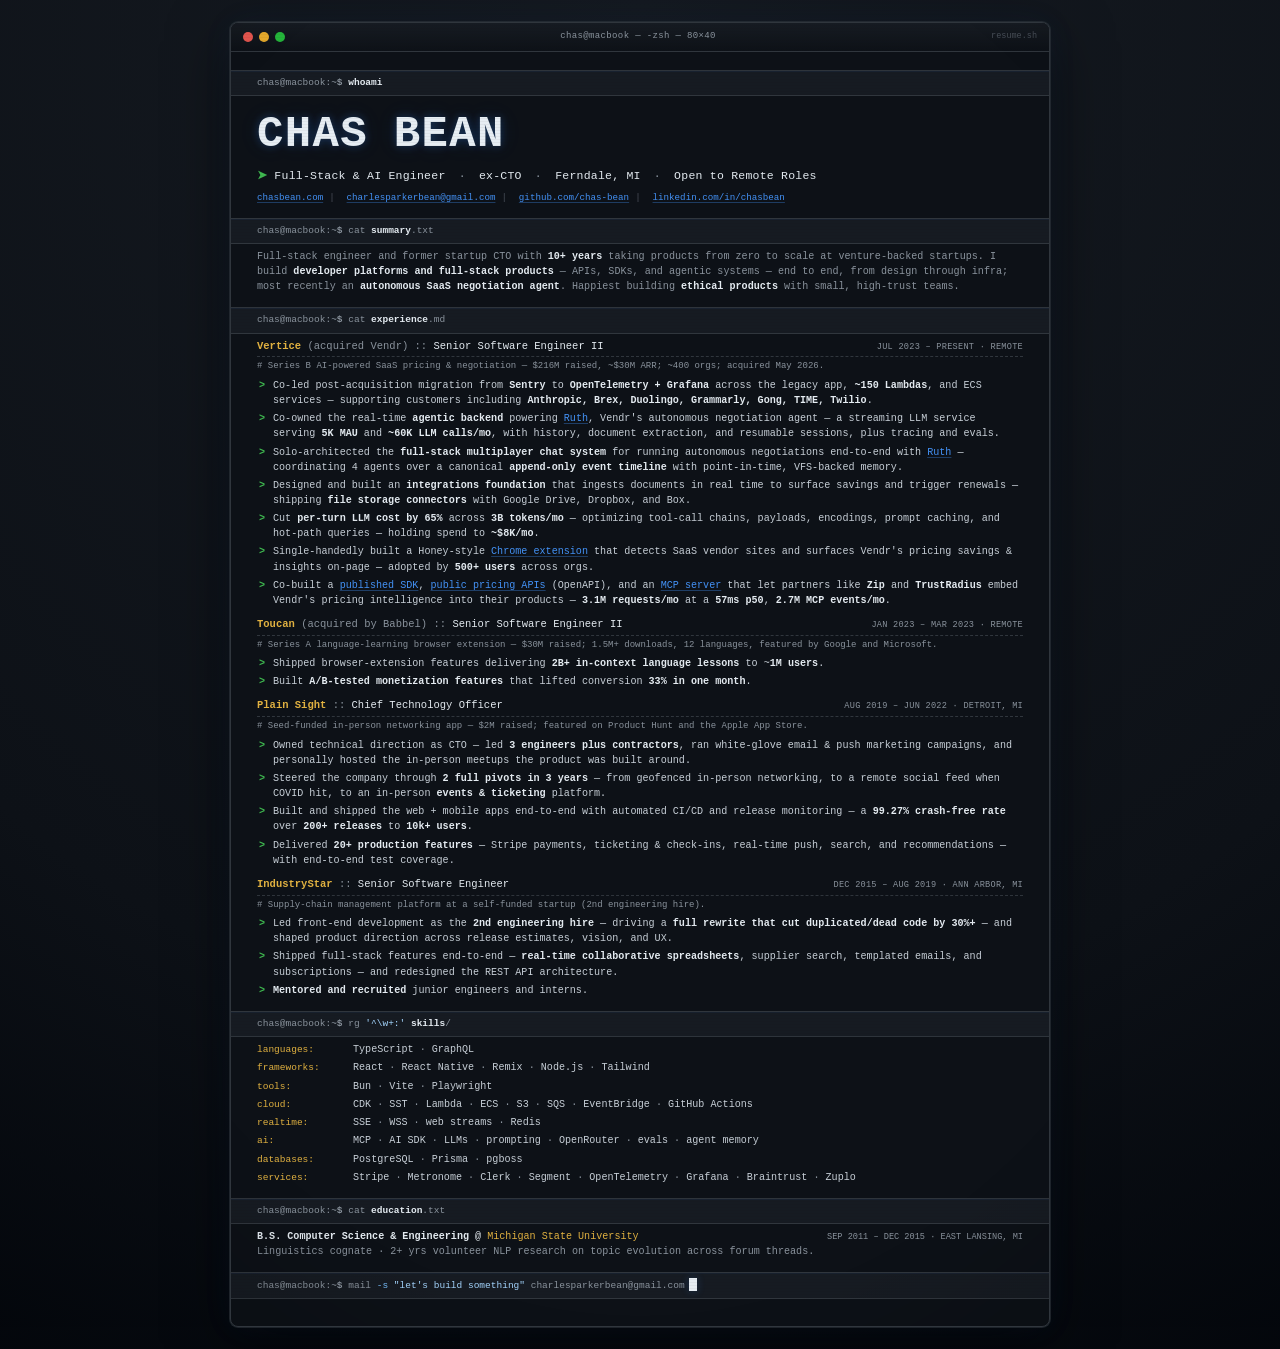
<file: resume.html>
<!DOCTYPE html>
<html lang="en">
<head>
  <meta charset="UTF-8" />
  <meta name="viewport" content="width=device-width, initial-scale=1.0" />
  <title>Chas Bean — Full-Stack &amp; AI Engineer</title>
  <meta name="description" content="Chas Bean — Full-Stack & AI Engineer. AI applications, real-time systems, and developer platforms in TypeScript, React, and Node.js." />
  <style>
    /*
      ============================================================
      EDIT GUIDE  ::  GITHUB DARK (v30) — flagship resume.html
      ------------------------------------------------------------
      - Also: resume-slate.html (same theme) · resume-phosphor.html (green phosphor)
      - Export PDF: open in Chrome -> Cmd+P -> "Save as PDF",
        Margins "None", and ENABLE "Background graphics" (so the
        dark CRT background prints). See README.md.
      ============================================================
    */
    :root {
      /* GitHub dark (Primer) tokens */
      --bg:        #010409;   /* canvas inset            */
      --bg-screen: #0d1117;   /* canvas default          */
      --fg:        #c9d1d9;   /* body text               */
      --fg-bright: #e6edf3;   /* emphasis                */
      --fg-dim:    #8b949e;   /* muted                   */
      --fg-faint:  #484f58;   /* subtle                  */
      --amber:     #e3b341;   /* companies / skill keys  */
      --cyan:      #79c0ff;   /* flags / code / paths    */
      --rule:      #30363d;   /* borders                 */
      --glow:      rgba(56, 139, 253, 0.22);
      --link:      #4493f8;
      --cmd-bar:   #161b22;   /* canvas subtle           */
      --cmd-bar-edge: #30363d;
      --cmd-inset: rgba(56, 139, 253, 0.06);
      --link-underline: rgba(68, 147, 248, 0.35);
      --code-bg:   rgba(56, 139, 253, 0.10);
      --maxw:      820px;
      --mono: "JetBrains Mono", "SF Mono", "SFMono-Regular", "Cascadia Code",
              Menlo, Consolas, "Liberation Mono", "Courier New", monospace;
    }

    * { box-sizing: border-box; }

    html, body {
      margin: 0;
      padding: 0;
      background:
        radial-gradient(120% 120% at 50% 0%, #161b22 0%, #0d1117 65%, #010409 100%);
      color: var(--fg);
      font-family: var(--mono);
      font-size: 10.1px;
      line-height: 1.5;
      -webkit-font-smoothing: antialiased;
    }

    .terminal {
      position: relative;
      max-width: var(--maxw);
      margin: 22px auto;
      background: var(--bg-screen);
      border: 1px solid var(--rule);
      border-radius: 8px;
      box-shadow:
        0 0 0 1px rgba(48,54,61,0.6),
        0 0 32px rgba(56,139,253,0.06),
        0 18px 60px rgba(0,0,0,0.55);
      overflow: hidden;
      text-shadow: none;
    }

    /* ---- window title bar ---- */
    .titlebar {
      display: flex;
      align-items: center;
      gap: 8px;
      padding: 7px 12px;
      background: linear-gradient(#161b22, #0d1117);
      border-bottom: 1px solid var(--rule);
      text-shadow: none;
    }
    .dots { display: flex; gap: 6px; }
    .dots i {
      width: 10px; height: 10px; border-radius: 50%;
      display: inline-block; opacity: 0.9;
    }
    .dots i:nth-child(1){ background:#ff5f56; }
    .dots i:nth-child(2){ background:#ffbd2e; }
    .dots i:nth-child(3){ background:#27c93f; }
    .titlebar .title {
      flex: 1; text-align: center;
      color: var(--fg-dim); font-size: 9px; letter-spacing: 0.04em;
    }
    .titlebar .badge { color: var(--fg-faint); font-size: 8.5px; }

    /* ---- screen body ---- */
    .screen { position: relative; padding: 18px 26px 22px; }

    /* scanlines + vignette overlay */
    .terminal::after {
      content: "";
      position: absolute; inset: 0;
      pointer-events: none;
      background:
        repeating-linear-gradient(
          to bottom,
          rgba(0,0,0,0) 0px,
          rgba(0,0,0,0) 2px,
          rgba(0,0,0,0.08) 3px,
          rgba(0,0,0,0.08) 3px
        );
      mix-blend-mode: multiply;
      z-index: 3;
    }
    .terminal::before {
      content: "";
      position: absolute; inset: 0;
      pointer-events: none;
      background: radial-gradient(120% 90% at 50% 45%, rgba(0,0,0,0) 60%, rgba(0,0,0,0.35) 100%);
      z-index: 2;
    }

    a {
      color: var(--link);
      text-decoration: underline;
      text-decoration-color: var(--link-underline);
      text-underline-offset: 2px;
    }
    a:hover {
      color: var(--fg-bright);
      text-decoration-color: var(--link);
    }

    /* ---- shell prompt line ---- */
    .cmd-line {
      margin: 0 -26px 5px;
      padding: 5px 26px;
      background: var(--cmd-bar);
      border-top: 1px solid var(--cmd-bar-edge);
      border-bottom: 1px solid var(--cmd-bar-edge);
      box-shadow: inset 0 1px 0 var(--cmd-inset);
      white-space: nowrap;
      font-size: 9.5px;
    }
    .cmd-line.endline { margin-top: 12px; }
    .prompt-dim { color: var(--fg-dim); }
    .prompt-dim .u,
    .prompt-dim .sep,
    .prompt-dim .p,
    .prompt-dim .sh { color: inherit; }
    .prompt-dim .sh { font-weight: 700; }
    .cmd { color: var(--fg-dim); }
    .cmd-key { color: var(--fg-bright); font-weight: 700; }
    .cmd a { color: var(--fg-dim); text-decoration: none; }
    .cmd a:hover { color: var(--fg-bright); text-decoration: none; }
    .cmd .str { color: #a5d6ff; }
    .cmd .flag { color: var(--cyan); }

    .comment { color: var(--fg-dim); }

    /* ---- header ---- */
    header { margin-bottom: 4px; }
    .name {
      font-size: 44px;
      font-weight: 800;
      letter-spacing: 0.03em;
      word-spacing: -0.04em;
      text-transform: uppercase;
      margin: 2px 0 0;
      color: var(--fg-bright);
      /* subtle accent glow — flatter than phosphor CRT */
      text-shadow:
        0 0 8px rgba(56, 139, 253, 0.28),
        0 0 22px rgba(56, 139, 253, 0.12);
    }
    .role {
      margin: 0;
      color: var(--fg-bright);
      font-size: 11.5px;
      letter-spacing: 0.02em;
    }
    .role .arrow { color: #3fb950; font-weight: 700; }
    .role .dotsep { color: var(--fg-dim); padding: 0 6px; }
    .contact {
      margin-top: 7px;
      color: var(--fg-dim);
      font-size: 9.2px;
      word-spacing: 0.04em;
    }
    .contact .k { color: var(--fg-dim); }
    .contact .v { color: var(--fg); }
    .contact .pipe { color: var(--fg-faint); padding: 0 6px; }

    /* ---- sections ---- */
    section { margin-top: 13px; }
    .out { margin-top: 4px; }

    /* ---- job ---- */
    .job { margin-bottom: 9px; }
    .job:last-child { margin-bottom: 2px; }
    .job-head {
      display: flex; justify-content: space-between;
      align-items: baseline; gap: 12px;
      border-bottom: 1px dashed var(--rule);
      padding-bottom: 2px;
    }
    .job-title { font-size: 10.5px; }
    .job-title .company { color: var(--amber); font-weight: 700; }
    .job-title .acq { color: var(--fg-dim); }
    .job-title .ttl { color: var(--fg-bright); }
    .job-title .colons { color: var(--fg-dim); }
    .job-meta {
      font-size: 8.6px; color: var(--fg-dim);
      white-space: nowrap; letter-spacing: 0.03em;
    }
    .job-context { color: var(--fg-dim); margin: 3px 0 4px; font-size: 9px; }

    ul.bullets { margin: 3px 0 0; padding: 0; list-style: none; }
    ul.bullets li {
      position: relative;
      padding-left: 16px;
      margin-bottom: 3px;
      color: var(--fg);
    }
    ul.bullets li::before {
      content: ">";
      position: absolute; left: 2px; top: 0;
      color: #3fb950; font-weight: 700;
    }
    strong { color: var(--fg-bright); font-weight: 700; }
    code {
      color: var(--cyan);
      background: var(--code-bg);
      padding: 0 3px; border-radius: 3px;
    }

    /* ---- skills ---- */
    .skills-grid {
      display: grid;
      grid-template-columns: 1fr;
      row-gap: 3px;
    }
    .skill-row { display: flex; gap: 8px; align-items: baseline; margin-bottom: 0; }
    .skill-key {
      flex: 0 0 88px; color: var(--amber); white-space: nowrap; font-size: 9.5px;
    }
    .skill-key::after { content: ""; }
    .skill-val { color: var(--fg); }
    .skill-val .b { color: var(--fg-dim); }

    /* ---- education ---- */
    .edu-row { display: flex; justify-content: space-between; align-items: baseline; gap: 12px; }
    .edu-row .deg { color: var(--fg-bright); }
    .edu-row .deg .school { color: var(--amber); }
    .edu-row .sub { color: var(--fg-dim); }
    .edu-row .meta { color: var(--fg-dim); font-size: 8.6px; white-space: nowrap; }

    /* ---- blinking cursor ---- */
    .cursor {
      display: inline-block;
      width: 8px; height: 13px;
      background: var(--fg-bright);
      box-shadow: 0 0 8px var(--glow);
      vertical-align: text-bottom;
      margin-left: 4px;
      animation: blink 1.05s steps(1) infinite;
    }
    @keyframes blink { 50% { opacity: 0; } }
    .endline { margin-top: 0; }

    /* ============================================================
       CRT screen animations — SCREEN ONLY (print neutralizes these)
       All effects are deliberately low-amplitude + slow so they
       read as "alive phosphor" rather than distracting motion.
       ============================================================ */
    @media screen {
      /* 1. Name: slow phosphor glow "breathing" + occasional flicker dips */
      .name { animation: namePulse 3.5s ease-in-out infinite; }

      /* 2. Whole tube: barely-there brightness flicker / wobble */
      .terminal { animation: crtFlicker 5s steps(1, end) infinite; }

      /* 3. Scanlines: slow seamless downward drift (1px ≈ 1.2s) */
      .terminal::after { animation: scanDrift 3.6s linear infinite; }

      /* 4. Vignette: soft glow breathing in/out */
      .terminal::before { animation: vignettePulse 9s ease-in-out infinite; }
    }

    @keyframes namePulse {
      0%   { opacity: 0.97; filter: brightness(1.00); }
      45%  { opacity: 1.00; filter: brightness(1.06); }
      82%  { opacity: 1.00; filter: brightness(1.00); }
      83%  { opacity: 0.86; }
      84%  { opacity: 1.00; }
      92%  { opacity: 1.00; }
      93%  { opacity: 0.90; }
      94.5%{ opacity: 1.00; }
      100% { opacity: 0.97; filter: brightness(1.00); }
    }
    @keyframes crtFlicker {
      0%, 100% { opacity: 1;    filter: brightness(1.00); }
      8%       { opacity: 0.99; filter: brightness(0.985); }
      9%       { opacity: 1;    filter: brightness(1.00); }
      52%      { filter: brightness(1.012); }
      53%      { filter: brightness(0.992); }
      54%      { filter: brightness(1.00); }
    }
    @keyframes scanDrift {
      from { background-position-y: 0; }
      to   { background-position-y: 3px; }
    }
    @keyframes vignettePulse {
      0%, 100% { opacity: 1; }
      50%      { opacity: 0.82; }
    }

    /* Accessibility: kill all motion if the user prefers reduced motion */
    @media (prefers-reduced-motion: reduce) {
      .name,
      .terminal,
      .terminal::after,
      .terminal::before,
      .cursor { animation: none !important; }
    }

    /* ---- print ---- */
    @page { size: Letter; margin: 0; }
    @media print {
      html, body {
        background: var(--bg-screen) !important;
        font-size: 8.9px;
        line-height: 1.32;
        -webkit-print-color-adjust: exact;
        print-color-adjust: exact;
      }
      .terminal {
        margin: 0 auto; max-width: none; width: 100%;
        border: none; border-radius: 0; box-shadow: none;
        min-height: 0;
      }
      /* drop the layered transparency overlays for a light, fast PDF */
      .terminal::before { display: none; }   /* vignette radial-gradient */
      .terminal::after  { display: none; }   /* scanline repeating-gradient */
      .screen { padding: 0.22in 0.5in 0.12in; }
      section { margin-top: 4px; }
      .out { margin-top: 2px; }
      .job { margin-bottom: 4px; }
      .job-context { margin: 2px 0 3px; }
      ul.bullets li { margin-bottom: 2px; }
      .skills-grid { row-gap: 1px; }
      .cmd-line {
        margin-left: -0.5in;
        margin-right: -0.5in;
        margin-bottom: 3px;
        padding: 4px 0.5in;
        background: var(--cmd-bar);
        border-top: 1px solid var(--cmd-bar-edge);
        border-bottom: 1px solid var(--cmd-bar-edge);
        box-shadow: none;
      }
      .cmd-line.endline { margin-top: 2px; }
      .endline { margin-top: 0; }
      .name { font-size: 34px; }
      /* freeze every animated element on an intentional, fully-lit frame */
      .name, .terminal, .terminal::after, .terminal::before, .cursor {
        animation: none !important;
        opacity: 1 !important;
        filter: none !important;
      }
      .job, section, .edu-row { break-inside: avoid; }
      a {
        color: var(--link);
        text-decoration: underline;
        text-decoration-color: rgba(68, 147, 248, 0.45);
      }
      .cmd-line.endline .cmd a {
        color: var(--fg-dim);
        text-decoration: none;
      }
      /* no per-glyph glow in print: each text-shadow becomes a transparency
         group the PDF viewer has to composite, which is the main load cost */
      * { text-shadow: none !important; box-shadow: none !important; filter: none !important; }
      .terminal { background: var(--bg-screen) !important; }
      .name {
        /* one tasteful, small static phosphor glow on the name only */
        text-shadow:
          0 0 4px rgba(56, 139, 253, 0.35),
          0 0 10px var(--glow) !important;
      }
    }
  </style>
</head>
<body>
  <div class="terminal">
    <div class="titlebar">
      <span class="dots"><i></i><i></i><i></i></span>
      <span class="title">chas@macbook — -zsh — 80×40</span>
      <span class="badge">resume.sh</span>
    </div>

    <div class="screen">

      <header>
        <div class="cmd-line"><span class="prompt-dim"><span class="u">chas@macbook</span><span class="sep">:</span><span class="p">~</span><span class="sh">$</span></span> <span class="cmd"><span class="cmd-key">whoami</span></span></div>
        <h1 class="name">Chas Bean</h1>
        <p class="role"><span class="arrow">&#10148;</span> Full-Stack &amp; AI Engineer <span class="dotsep">·</span> ex-CTO <span class="dotsep">·</span> Ferndale, MI <span class="dotsep">·</span> Open to Remote Roles</p>
        <div class="contact">
          <span class="v"><a href="https://chasbean.com">chasbean.com</a></span><span class="pipe">|</span>
          <span class="v"><a href="mailto:charlesparkerbean@gmail.com">charlesparkerbean@gmail.com</a></span><span class="pipe">|</span>
          <span class="v"><a href="https://github.com/chas-bean">github.com/chas-bean</a></span><span class="pipe">|</span>
          <span class="v"><a href="https://linkedin.com/in/chasbean">linkedin.com/in/chasbean</a></span>
        </div>
      </header>

      <section>
        <div class="cmd-line"><span class="prompt-dim"><span class="u">chas@macbook</span><span class="sep">:</span><span class="p">~</span><span class="sh">$</span></span> <span class="cmd">cat <span class="cmd-key">summary</span>.txt</span></div>
        <p class="out comment">
          Full-stack engineer and former startup CTO with <strong>10+ years</strong> taking products from zero to
          scale at venture-backed startups. I build <strong>developer platforms and full-stack products</strong> &mdash; APIs, SDKs, and agentic systems &mdash; end to end, from design through infra; most recently an <strong>autonomous SaaS negotiation agent</strong>. Happiest building <strong>ethical products</strong> with small, high-trust teams.
        </p>
      </section>

      <section>
        <div class="cmd-line"><span class="prompt-dim"><span class="u">chas@macbook</span><span class="sep">:</span><span class="p">~</span><span class="sh">$</span></span> <span class="cmd">cat <span class="cmd-key">experience</span>.md</span></div>
        <div class="out">

          <div class="job">
            <div class="job-head">
              <div class="job-title"><span class="company">Vertice</span> <span class="acq">(acquired Vendr)</span> <span class="colons">::</span> <span class="ttl">Senior Software Engineer II</span></div>
              <div class="job-meta">JUL 2023 &ndash; PRESENT · REMOTE</div>
            </div>
            <div class="job-context"># Series B AI-powered SaaS pricing &amp; negotiation &mdash; $216M raised, ~$30M ARR; ~400 orgs; acquired May&nbsp;2026.</div>
            <ul class="bullets">
              <li>Co-led post-acquisition migration from <strong>Sentry</strong> to <strong>OpenTelemetry + Grafana</strong> across the legacy app, <strong>~150 Lambdas</strong>, and ECS services &mdash; supporting customers including <strong>Anthropic, Brex, Duolingo, Grammarly, Gong, TIME, Twilio</strong>.</li>
              <li>Co-owned the real-time <strong>agentic backend</strong> powering <a href="https://agent.vendr.com/" target="_blank" rel="noopener">Ruth</a>, Vendr's autonomous negotiation agent &mdash; a streaming LLM service serving <strong>5K MAU</strong> and <strong>~60K LLM calls/mo</strong>, with history, document extraction, and resumable sessions, plus tracing and evals.</li>
              <li>Solo-architected the <strong>full-stack multiplayer chat system</strong> for running autonomous negotiations end-to-end with <a href="https://agent.vendr.com/" target="_blank" rel="noopener">Ruth</a> &mdash; coordinating 4 agents over a canonical <strong>append-only event timeline</strong> with point-in-time, VFS-backed memory.</li>
              <li>Designed and built an <strong>integrations foundation</strong> that ingests documents in real time to surface savings and trigger renewals &mdash; shipping <strong>file storage connectors</strong> with Google Drive, Dropbox, and Box.</li>
              <li>Cut <strong>per-turn LLM cost by 65%</strong> across <strong>3B tokens/mo</strong> &mdash; optimizing tool-call chains, payloads, encodings, prompt caching, and hot-path queries &mdash; holding spend to <strong>~$8K/mo</strong>.</li>
              <li>Single-handedly built a Honey-style <a href="https://chromewebstore.google.com/detail/software-prices-by-vendr/kghlccelgdbjoadlfnoajfeljdcefnmi" target="_blank" rel="noopener">Chrome extension</a> that detects SaaS vendor sites and surfaces Vendr's pricing savings &amp; insights on-page &mdash; adopted by <strong>500+ users</strong> across orgs.</li>
              <li>Co-built a <a href="https://www.npmjs.com/package/@vendr-org/connect-sdk" target="_blank" rel="noopener">published SDK</a>, <a href="https://developers.vendr.com" target="_blank" rel="noopener">public pricing APIs</a> (OpenAPI), and an <a href="https://github.com/vendrinc/vendr-mcp" target="_blank" rel="noopener">MCP server</a> that let partners like <strong>Zip</strong> and <strong>TrustRadius</strong> embed Vendr's pricing intelligence into their products &mdash; <strong>3.1M requests/mo</strong> at a <strong>57ms p50</strong>, <strong>2.7M MCP events/mo</strong>.</li>
            </ul>
          </div>

          <div class="job">
            <div class="job-head">
              <div class="job-title"><span class="company">Toucan</span> <span class="acq">(acquired by Babbel)</span> <span class="colons">::</span> <span class="ttl">Senior Software Engineer II</span></div>
              <div class="job-meta">JAN 2023 &ndash; MAR 2023 · REMOTE</div>
            </div>
            <div class="job-context"># Series A language-learning browser extension — $30M raised; 1.5M+ downloads, 12 languages, featured by Google and Microsoft.</div>
            <ul class="bullets">
              <li>Shipped browser-extension features delivering <strong>2B+ in-context language lessons</strong> to ~<strong>1M users</strong>.</li>
              <li>Built <strong>A/B-tested monetization features</strong> that lifted conversion <strong>33% in one month</strong>.</li>
            </ul>
          </div>

          <div class="job">
            <div class="job-head">
              <div class="job-title"><span class="company">Plain Sight</span> <span class="colons">::</span> <span class="ttl">Chief Technology Officer</span></div>
              <div class="job-meta">AUG 2019 &ndash; JUN 2022 · DETROIT, MI</div>
            </div>
            <div class="job-context"># Seed-funded in-person networking app &mdash; $2M raised; featured on Product Hunt and the Apple App Store.</div>
            <ul class="bullets">
              <li>Owned technical direction as CTO &mdash; led <strong>3 engineers plus contractors</strong>, ran white-glove email &amp; push marketing campaigns, and personally hosted the in-person meetups the product was built around.</li>
              <li>Steered the company through <strong>2 full pivots in 3 years</strong> &mdash; from geofenced in-person networking, to a remote social feed when COVID hit, to an in-person <strong>events &amp; ticketing</strong> platform.</li>
              <li>Built and shipped the web + mobile apps end-to-end with automated CI/CD and release monitoring &mdash; a <strong>99.27% crash-free rate</strong> over <strong>200+ releases</strong> to <strong>10k+ users</strong>.</li>
              <li>Delivered <strong>20+ production features</strong> &mdash; Stripe payments, ticketing &amp; check-ins, real-time push, search, and recommendations &mdash; with end-to-end test coverage.</li>
            </ul>
          </div>

          <div class="job">
            <div class="job-head">
              <div class="job-title"><span class="company">IndustryStar</span> <span class="colons">::</span> <span class="ttl">Senior Software Engineer</span></div>
              <div class="job-meta">DEC 2015 &ndash; AUG 2019 · ANN ARBOR, MI</div>
            </div>
            <div class="job-context"># Supply-chain management platform at a self-funded startup (2nd engineering hire).</div>
            <ul class="bullets">
              <li>Led front-end development as the <strong>2nd engineering hire</strong> &mdash; driving a <strong>full rewrite that cut duplicated/dead code by 30%+</strong> &mdash; and shaped product direction across release estimates, vision, and UX.</li>
              <li>Shipped full-stack features end-to-end &mdash; <strong>real-time collaborative spreadsheets</strong>, supplier search, templated emails, and subscriptions &mdash; and redesigned the REST API architecture.</li>
              <li><strong>Mentored and recruited</strong> junior engineers and interns.</li>
            </ul>
          </div>

        </div>
      </section>

      <section>
        <div class="cmd-line"><span class="prompt-dim"><span class="u">chas@macbook</span><span class="sep">:</span><span class="p">~</span><span class="sh">$</span></span> <span class="cmd">rg <span class="str">'^\w+:'</span> <span class="cmd-key">skills</span>/</span></div>
        <div class="out skills-grid">
          <div class="skill-row">
            <span class="skill-key">languages:</span>
            <span class="skill-val">TypeScript <span class="b">·</span> GraphQL</span>
          </div>
          <div class="skill-row">
            <span class="skill-key">frameworks:</span>
            <span class="skill-val">React <span class="b">·</span> React&nbsp;Native <span class="b">·</span> Remix <span class="b">·</span> Node.js <span class="b">·</span> Tailwind</span>
          </div>
          <div class="skill-row">
            <span class="skill-key">tools:</span>
            <span class="skill-val">Bun <span class="b">·</span> Vite <span class="b">·</span> Playwright</span>
          </div>
          <div class="skill-row">
            <span class="skill-key">cloud:</span>
            <span class="skill-val">CDK <span class="b">·</span> SST <span class="b">·</span> Lambda <span class="b">·</span> ECS <span class="b">·</span> S3 <span class="b">·</span> SQS <span class="b">·</span> EventBridge <span class="b">·</span> GitHub&nbsp;Actions</span>
          </div>
          <div class="skill-row">
            <span class="skill-key">realtime:</span>
            <span class="skill-val">SSE <span class="b">·</span> WSS <span class="b">·</span> web&nbsp;streams <span class="b">·</span> Redis</span>
          </div>
          <div class="skill-row">
            <span class="skill-key">ai:</span>
            <span class="skill-val">MCP <span class="b">·</span> AI&nbsp;SDK <span class="b">·</span> LLMs <span class="b">·</span> prompting <span class="b">·</span> OpenRouter <span class="b">·</span> evals <span class="b">·</span> agent&nbsp;memory</span>
          </div>
          <div class="skill-row">
            <span class="skill-key">databases:</span>
            <span class="skill-val">PostgreSQL <span class="b">·</span> Prisma <span class="b">·</span> pgboss</span>
          </div>
          <div class="skill-row">
            <span class="skill-key">services:</span>
            <span class="skill-val">Stripe <span class="b">·</span> Metronome <span class="b">·</span> Clerk <span class="b">·</span> Segment <span class="b">·</span> OpenTelemetry <span class="b">·</span> Grafana <span class="b">·</span> Braintrust <span class="b">·</span> Zuplo</span>
          </div>
        </div>
      </section>

      <section>
        <div class="cmd-line"><span class="prompt-dim"><span class="u">chas@macbook</span><span class="sep">:</span><span class="p">~</span><span class="sh">$</span></span> <span class="cmd">cat <span class="cmd-key">education</span>.txt</span></div>
        <div class="out edu-row">
          <div>
            <div class="deg"><strong>B.S. Computer Science &amp; Engineering</strong> <span class="colons">@</span> <span class="school">Michigan State University</span></div>
            <div class="sub">Linguistics cognate &middot; 2+ yrs volunteer NLP research on topic evolution across forum threads.</div>
          </div>
          <div class="meta">SEP 2011 &ndash; DEC 2015 · EAST LANSING, MI</div>
        </div>
      </section>

      <div class="cmd-line endline"><span class="prompt-dim"><span class="u">chas@macbook</span><span class="sep">:</span><span class="p">~</span><span class="sh">$</span></span> <span class="cmd"><a href="mailto:charlesparkerbean@gmail.com?subject=Let%27s%20build%20something">mail <span class="flag">-s</span> <span class="str">"let's build something"</span> charlesparkerbean@gmail.com</a></span><span class="cursor"></span></div>

    </div>
  </div>
  <script>
    (function () {
      var line = document.querySelector('.endline');
      if (!line) return;
      var subject = (line.querySelector('.str') || {}).textContent || '';
      subject = subject.replace(/^["']+|["']+$/g, '').trim();
      var email = (line.textContent.match(/[\w.+-]+@[\w.-]+\.\w+/) || [])[0];
      if (!email) return;
      var href = 'mailto:' + email + '?subject=' + encodeURIComponent(subject);
      var fired = false;
      function openMail() {
        if (fired) return;
        fired = true;
        window.location.href = href;
        setTimeout(function () { fired = false; }, 800);
      }
      line.style.cursor = 'pointer';
      line.addEventListener('click', openMail);
      document.addEventListener('keydown', function (e) {
        if (e.key !== 'Enter' || e.repeat) return;
        var t = e.target;
        if (t && (t.tagName === 'INPUT' || t.tagName === 'TEXTAREA' || t.isContentEditable)) return;
        e.preventDefault();
        openMail();
      });
    })();
  </script>
</body>
</html>
</file>
<file: themes/tokens.css>
/* Theme tokens for index.html — animatable via @property */
@property --t-page-bg      { syntax: "<color>"; inherits: true; initial-value: #06090a; }
@property --t-surface      { syntax: "<color>"; inherits: true; initial-value: #0a1410; }
@property --t-fg           { syntax: "<color>"; inherits: true; initial-value: #3bf07a; }
@property --t-fg-bright    { syntax: "<color>"; inherits: true; initial-value: #9dffbf; }
@property --t-fg-dim       { syntax: "<color>"; inherits: true; initial-value: #3f8f5f; }
@property --t-fg-faint     { syntax: "<color>"; inherits: true; initial-value: #2b5f3f; }
@property --t-accent       { syntax: "<color>"; inherits: true; initial-value: #ffb454; }
@property --t-link         { syntax: "<color>"; inherits: true; initial-value: #57e8ff; }
@property --t-link-hover   { syntax: "<color>"; inherits: true; initial-value: #9dffbf; }
@property --t-link-underline { syntax: "<color>"; inherits: true; initial-value: rgba(87, 232, 255, 0.40); }
@property --t-cyan         { syntax: "<color>"; inherits: true; initial-value: #57e8ff; }
@property --t-bullet       { syntax: "<color>"; inherits: true; initial-value: #3bf07a; }
@property --t-str          { syntax: "<color>"; inherits: true; initial-value: #a5d6ff; }
@property --t-rule         { syntax: "<color>"; inherits: true; initial-value: #18452c; }
@property --t-glow         { syntax: "<color>"; inherits: true; initial-value: rgba(59,240,122,0.45); }
@property --t-cmd-bar      { syntax: "<color>"; inherits: true; initial-value: #132a1e; }
@property --t-cmd-edge     { syntax: "<color>"; inherits: true; initial-value: #18452c; }
@property --t-cmd-inset    { syntax: "<color>"; inherits: true; initial-value: rgba(59,240,122,0.06); }
@property --t-code-bg      { syntax: "<color>"; inherits: true; initial-value: rgba(59,240,122,0.10); }
@property --t-term-border  { syntax: "<color>"; inherits: true; initial-value: #1f5e3a; }
@property --t-titlebar     { syntax: "<color>"; inherits: true; initial-value: #0f1f16; }
@property --t-name-glow-a  { syntax: "<color>"; inherits: true; initial-value: rgba(157,255,191,0.55); }
@property --t-name-glow-b  { syntax: "<color>"; inherits: true; initial-value: rgba(59,240,122,0.22); }
@property --t-fx-opacity   { syntax: "<number>"; inherits: true; initial-value: 1; }
@property --t-bar-bg       { syntax: "<color>"; inherits: true; initial-value: #0a1410; }
@property --t-bar-edge     { syntax: "<color>"; inherits: true; initial-value: #18452c; }
@property --t-bar-fg       { syntax: "<color>"; inherits: true; initial-value: #3f8f5f; }
@property --t-bar-muted    { syntax: "<color>"; inherits: true; initial-value: #2b5f3f; }
@property --t-bar-active   { syntax: "<color>"; inherits: true; initial-value: #9dffbf; }
@property --t-bar-accent   { syntax: "<color>"; inherits: true; initial-value: #3bf07a; }
@property --t-btn-bg       { syntax: "<color>"; inherits: true; initial-value: #0f1f16; }
@property --t-btn-active   { syntax: "<color>"; inherits: true; initial-value: #163024; }
@property --t-scroll-track { syntax: "<color>"; inherits: true; initial-value: #06090a; }
@property --t-scroll-thumb { syntax: "<color>"; inherits: true; initial-value: #18452c; }
@property --t-scroll-thumb-hover { syntax: "<color>"; inherits: true; initial-value: #2b5f3f; }

:root {
  --theme-dur: 0.62s;
  --theme-ease: cubic-bezier(0.4, 0, 0.2, 1);
  --bar-h: 42px;
  --maxw: 820px;
  --mono: "JetBrains Mono", "SF Mono", "SFMono-Regular", "Cascadia Code",
          Menlo, Consolas, "Liberation Mono", "Courier New", monospace;
}

/* Only html transitions tokens — child elements must not re-transition the same properties */
html.theme-live {
  color-scheme: dark;
  scrollbar-gutter: stable;
  scrollbar-color: var(--t-scroll-thumb) var(--t-scroll-track);
  scrollbar-width: thin;
  transition:
    --t-page-bg var(--theme-dur) var(--theme-ease),
    --t-surface var(--theme-dur) var(--theme-ease),
    --t-fg var(--theme-dur) var(--theme-ease),
    --t-fg-bright var(--theme-dur) var(--theme-ease),
    --t-fg-dim var(--theme-dur) var(--theme-ease),
    --t-fg-faint var(--theme-dur) var(--theme-ease),
    --t-accent var(--theme-dur) var(--theme-ease),
    --t-link var(--theme-dur) var(--theme-ease),
    --t-link-hover var(--theme-dur) var(--theme-ease),
    --t-link-underline var(--theme-dur) var(--theme-ease),
    --t-cyan var(--theme-dur) var(--theme-ease),
    --t-bullet var(--theme-dur) var(--theme-ease),
    --t-str var(--theme-dur) var(--theme-ease),
    --t-rule var(--theme-dur) var(--theme-ease),
    --t-glow var(--theme-dur) var(--theme-ease),
    --t-cmd-bar var(--theme-dur) var(--theme-ease),
    --t-cmd-edge var(--theme-dur) var(--theme-ease),
    --t-cmd-inset var(--theme-dur) var(--theme-ease),
    --t-code-bg var(--theme-dur) var(--theme-ease),
    --t-term-border var(--theme-dur) var(--theme-ease),
    --t-titlebar var(--theme-dur) var(--theme-ease),
    --t-name-glow-a var(--theme-dur) var(--theme-ease),
    --t-name-glow-b var(--theme-dur) var(--theme-ease),
    --t-fx-opacity var(--theme-dur) var(--theme-ease),
    --t-bar-bg var(--theme-dur) var(--theme-ease),
    --t-bar-edge var(--theme-dur) var(--theme-ease),
    --t-bar-fg var(--theme-dur) var(--theme-ease),
    --t-bar-muted var(--theme-dur) var(--theme-ease),
    --t-bar-active var(--theme-dur) var(--theme-ease),
    --t-bar-accent var(--theme-dur) var(--theme-ease),
    --t-btn-bg var(--theme-dur) var(--theme-ease),
    --t-btn-active var(--theme-dur) var(--theme-ease),
    --t-scroll-track var(--theme-dur) var(--theme-ease),
    --t-scroll-thumb var(--theme-dur) var(--theme-ease),
    --t-scroll-thumb-hover var(--theme-dur) var(--theme-ease);
}

html.theme-live[data-theme="crt"] {
  --t-page-bg: #06090a;
  --t-surface: #0a1410;
  --t-fg: #3bf07a;
  --t-fg-bright: #9dffbf;
  --t-fg-dim: #3f8f5f;
  --t-fg-faint: #2b5f3f;
  --t-accent: #ffb454;
  --t-link: #57e8ff;
  --t-link-hover: #9affff;
  --t-link-underline: rgba(87, 232, 255, 0.40);
  --t-cyan: #57e8ff;
  --t-bullet: #ffb454;
  --t-str: #ffb454;
  --t-rule: #18452c;
  --t-glow: rgba(59, 240, 122, 0.45);
  --t-cmd-bar: #132a1e;
  --t-cmd-edge: #18452c;
  --t-cmd-inset: rgba(59, 240, 122, 0.06);
  --t-code-bg: rgba(87, 232, 255, 0.08);
  --t-term-border: #1f5e3a;
  --t-titlebar: #0f1f16;
  --t-name-glow-a: rgba(157, 255, 191, 0.55);
  --t-name-glow-b: rgba(59, 240, 122, 0.22);
  --t-fx-opacity: 1;
  --t-bar-bg: #0a1410;
  --t-bar-edge: #18452c;
  --t-bar-fg: #3f8f5f;
  --t-bar-muted: #2b5f3f;
  --t-bar-active: #9dffbf;
  --t-bar-accent: #3bf07a;
  --t-btn-bg: #0f1f16;
  --t-btn-active: #163024;
  --btn-active-ring: rgba(59, 240, 122, 0.35);
  --t-scroll-track: #06090a;
  --t-scroll-thumb: #1a3d28;
  --t-scroll-thumb-hover: #3f8f5f;
}

html.theme-live[data-theme="github"] {
  --t-page-bg: #010409;
  --t-surface: #0d1117;
  --t-fg: #c9d1d9;
  --t-fg-bright: #e6edf3;
  --t-fg-dim: #8b949e;
  --t-fg-faint: #484f58;
  --t-accent: #e3b341;
  --t-link: #4493f8;
  --t-link-hover: #e6edf3;
  --t-link-underline: rgba(68, 147, 248, 0.35);
  --t-cyan: #79c0ff;
  --t-bullet: #3fb950;
  --t-str: #a5d6ff;
  --t-rule: #30363d;
  --t-glow: rgba(56, 139, 253, 0.22);
  --t-cmd-bar: #161b22;
  --t-cmd-edge: #30363d;
  --t-cmd-inset: rgba(56, 139, 253, 0.06);
  --t-code-bg: rgba(56, 139, 253, 0.10);
  --t-term-border: #30363d;
  --t-titlebar: #161b22;
  --t-name-glow-a: rgba(56, 139, 253, 0.28);
  --t-name-glow-b: rgba(56, 139, 253, 0.12);
  --t-fx-opacity: 1;
  --t-bar-bg: #161b22;
  --t-bar-edge: #30363d;
  --t-bar-fg: #8b949e;
  --t-bar-muted: #484f58;
  --t-bar-active: #e6edf3;
  --t-bar-accent: #58a6ff;
  --t-btn-bg: #0d1117;
  --t-btn-active: #21262d;
  --btn-active-ring: rgba(56, 139, 253, 0.35);
  --t-scroll-track: #010409;
  --t-scroll-thumb: #30363d;
  --t-scroll-thumb-hover: #484f58;
}

html.theme-live[data-theme="paper"] {
  color-scheme: light;
  --t-page-bg: #f1ede3;
  --t-surface: #faf8f2;
  --t-fg: #1f2328;
  --t-fg-bright: #111418;
  --t-fg-dim: #5a6169;
  --t-fg-faint: #8a9097;
  --t-accent: #117a63;
  --t-link: #117a63;
  --t-link-hover: #111418;
  --t-link-underline: #117a63;
  --t-cyan: #117a63;
  --t-bullet: #117a63;
  --t-str: #117a63;
  --t-rule: #d9d3c6;
  --t-glow: rgba(17, 122, 99, 0);
  --t-cmd-bar: #efeadf;
  --t-cmd-edge: #d9d3c6;
  --t-cmd-inset: rgba(255, 255, 255, 0.45);
  --t-code-bg: #ecefe9;
  --t-term-border: #d9d3c6;
  --t-titlebar: #efeadf;
  --t-name-glow-a: rgba(17, 122, 99, 0);
  --t-name-glow-b: rgba(17, 122, 99, 0);
  --t-fx-opacity: 0;
  --t-bar-bg: #efeadf;
  --t-bar-edge: #d9d3c6;
  --t-bar-fg: #5a6169;
  --t-bar-muted: #8a9097;
  --t-bar-active: #111418;
  --t-bar-accent: #117a63;
  --t-btn-bg: #faf8f2;
  --t-btn-active: #faf8f2;
  --btn-active-ring: rgba(17, 122, 99, 0.25);
  --t-scroll-track: #f1ede3;
  --t-scroll-thumb: #d9d3c6;
  --t-scroll-thumb-hover: #117a63;
}

html.theme-live::-webkit-scrollbar {
  width: 10px;
}

html.theme-live::-webkit-scrollbar-track {
  background: var(--t-scroll-track);
}

html.theme-live::-webkit-scrollbar-thumb {
  background-color: var(--t-scroll-thumb);
  border: 2px solid var(--t-scroll-track);
  border-radius: 6px;
}

html.theme-live::-webkit-scrollbar-thumb:hover {
  background-color: var(--t-scroll-thumb-hover);
}

@media (prefers-reduced-motion: reduce) {
  html.theme-live { transition: none !important; }
}
</file>
<file: themes/live.css>
/* Unified resume layout for index.html — colors from themes/tokens.css */
* { box-sizing: border-box; }

html.theme-live,
html.theme-live body {
  margin: 0;
  padding: 0;
  background: var(--t-page-bg);
  color: var(--t-fg);
  font-family: var(--mono);
  font-size: 10.1px;
  line-height: 1.5;
  -webkit-font-smoothing: antialiased;
}

.terminal {
  position: relative;
  max-width: var(--maxw);
  margin: 22px auto;
  background: var(--t-surface);
  border: 1px solid var(--t-term-border);
  border-radius: 8px;
  box-shadow:
    0 0 0 1px color-mix(in srgb, var(--t-term-border) 60%, transparent),
    0 0 32px color-mix(in srgb, var(--t-glow) 35%, transparent),
    0 18px 60px rgba(0, 0, 0, 0.45);
  overflow: hidden;
  text-shadow: none;
}

.titlebar {
  display: flex;
  align-items: center;
  gap: 8px;
  padding: 7px 12px;
  background: var(--t-titlebar);
  border-bottom: 1px solid var(--t-rule);
  text-shadow: none;
}
.dots { display: flex; gap: 6px; }
.dots i {
  width: 10px; height: 10px; border-radius: 50%;
  display: inline-block; opacity: 0.95;
}
.dots i:nth-child(1){ background:#ff5f56; }
.dots i:nth-child(2){ background:#ffbd2e; }
.dots i:nth-child(3){ background:#27c93f; }
.titlebar .title {
  flex: 1; text-align: center;
  color: var(--t-fg-dim); font-size: 9px; letter-spacing: 0.04em;
}
.titlebar .badge { color: var(--t-fg-faint); font-size: 8.5px; }

.screen { position: relative; padding: 18px 26px 22px; }

.terminal::after {
  content: "";
  position: absolute; inset: 0;
  pointer-events: none;
  opacity: var(--t-fx-opacity);
  background:
    repeating-linear-gradient(
      to bottom,
      rgba(0,0,0,0) 0px,
      rgba(0,0,0,0) 2px,
      rgba(0,0,0,0.08) 3px,
      rgba(0,0,0,0.08) 3px
    );
  mix-blend-mode: multiply;
  z-index: 3;
}
.terminal::before {
  content: "";
  position: absolute; inset: 0;
  pointer-events: none;
  opacity: var(--t-fx-opacity);
  background: radial-gradient(120% 90% at 50% 45%, rgba(0,0,0,0) 60%, rgba(0,0,0,0.35) 100%);
  z-index: 2;
}

/*
  Chromium/Arc cache :visited paint on <a> even when color is on a child.
  display:contents removes the anchor box; JS syncs .link-label during theme
  transitions (see index.html).
*/
html.theme-live #resume-root a:not(.cmd-line .cmd a) {
  display: contents;
}
html.theme-live #resume-root a:not(.cmd-line .cmd a) .link-label {
  color: var(--t-link);
  cursor: pointer;
  text-decoration-line: underline;
  text-decoration-color: var(--t-link-underline);
  text-decoration-thickness: 1px;
  text-underline-offset: 2px;
}
html.theme-live #resume-root a:not(.cmd-line .cmd a):hover .link-label {
  color: var(--t-link-hover);
  text-decoration-color: var(--t-link);
}
html.theme-live[data-theme="paper"] #resume-root a:not(.cmd-line .cmd a):hover .link-label {
  text-decoration-color: currentColor;
}
html.theme-live #resume-root a:focus-visible .link-label {
  outline: 2px solid var(--t-link);
  outline-offset: 2px;
  border-radius: 1px;
}

.cmd-line {
  margin: 0 -26px 5px;
  padding: 5px 26px;
  background: var(--t-cmd-bar);
  border-top: 1px solid var(--t-cmd-edge);
  border-bottom: 1px solid var(--t-cmd-edge);
  box-shadow: inset 0 1px 0 var(--t-cmd-inset);
  white-space: nowrap;
  font-size: 9.5px;
}
.cmd-line.endline { margin-top: 12px; }
.prompt-dim { color: var(--t-fg-dim); }
.prompt-dim .u, .prompt-dim .sep, .prompt-dim .p, .prompt-dim .sh { color: inherit; }
.prompt-dim .sh { font-weight: 700; }
.cmd { color: var(--t-fg-dim); }
.cmd-key { color: var(--t-fg-bright); font-weight: 700; }
.cmd-line .cmd a { color: var(--t-fg-dim); text-decoration: none; }
.cmd-line .cmd a:hover { color: var(--t-fg-bright); text-decoration: none; }
.cmd .str { color: var(--t-str); }
.cmd .flag { color: var(--t-cyan); }
.comment { color: var(--t-fg-dim); }

header { margin-bottom: 4px; }
.name {
  font-size: 44px;
  font-weight: 800;
  letter-spacing: 0.03em;
  word-spacing: -0.04em;
  text-transform: uppercase;
  margin: 2px 0 0;
  color: var(--t-fg-bright);
  text-shadow:
    0 0 8px var(--t-name-glow-a),
    0 0 22px var(--t-name-glow-b);
}
.role { margin: 0; color: var(--t-fg-bright); font-size: 11.5px; letter-spacing: 0.02em; }
.role .arrow { color: var(--t-bullet); font-weight: 700; }
.role .dotsep { color: var(--t-fg-faint); padding: 0 6px; }
.contact { margin-top: 7px; color: var(--t-fg-dim); font-size: 9.2px; word-spacing: 0.04em; }
.contact .v { color: var(--t-fg); }
.contact .pipe { color: var(--t-fg-faint); padding: 0 6px; }

section { margin-top: 13px; }
.out { margin-top: 4px; }

.job { margin-bottom: 9px; }
.job:last-child { margin-bottom: 2px; }
.job-head {
  display: flex; justify-content: space-between;
  align-items: baseline; gap: 12px;
  border-bottom: 1px dashed var(--t-rule);
  padding-bottom: 2px;
}
.job-title { font-size: 10.5px; }
.job-title .company { color: var(--t-accent); font-weight: 700; }
.job-title .acq { color: var(--t-fg-dim); }
.job-title .ttl { color: var(--t-fg-bright); }
.job-title .colons { color: var(--t-fg-faint); }
.job-meta { font-size: 8.6px; color: var(--t-fg-dim); white-space: nowrap; letter-spacing: 0.03em; }
.job-context { color: var(--t-fg-faint); margin: 2px 0 3px; font-size: 8.7px; opacity: 0.88; }

ul.bullets { margin: 3px 0 0; padding: 0; list-style: none; }
ul.bullets li {
  position: relative;
  padding-left: 16px;
  margin-bottom: 3px;
  color: var(--t-fg);
}
ul.bullets li::before {
  content: ">";
  position: absolute; left: 2px; top: 0;
  color: var(--t-bullet); font-weight: 700;
}
strong { color: var(--t-fg-bright); font-weight: 700; }
code {
  color: var(--t-cyan);
  background: var(--t-code-bg);
  padding: 0 3px; border-radius: 3px;
}

.skills-grid {
  display: grid;
  grid-template-columns: 1fr;
  row-gap: 3px;
}
.skill-row { display: flex; gap: 8px; align-items: baseline; margin-bottom: 0; }
.skill-key { flex: 0 0 88px; color: var(--t-accent); white-space: nowrap; font-size: 9.5px; }
.skill-val { color: var(--t-fg); }
.skill-val .b { color: var(--t-fg-faint); }

.edu-row { display: flex; justify-content: space-between; align-items: baseline; gap: 12px; }
.edu-row .deg { color: var(--t-fg-bright); }
.edu-row .deg .school { color: var(--t-accent); }
.edu-row .deg .colons { color: var(--t-fg-faint); }
.edu-row .sub { color: var(--t-fg-dim); }
.edu-row .meta { color: var(--t-fg-dim); font-size: 8.6px; white-space: nowrap; }

.cursor {
  display: inline-block;
  width: 8px; height: 13px;
  background: var(--t-fg-bright);
  box-shadow: 0 0 8px var(--t-glow);
  vertical-align: text-bottom;
  margin-left: 4px;
}
.endline { margin-top: 0; }

html.theme-live[data-theme="crt"] .cursor,
html.theme-live[data-theme="github"] .cursor {
  animation: blink 1.05s steps(1) infinite;
}
@keyframes blink { 50% { opacity: 0; } }

@media screen {
  html.theme-live[data-theme="crt"] .name,
  html.theme-live[data-theme="github"] .name {
    animation: namePulse 3.5s ease-in-out infinite;
  }
  html.theme-live[data-theme="crt"] .terminal,
  html.theme-live[data-theme="github"] .terminal {
    animation: crtFlicker 5s steps(1, end) infinite;
  }
  html.theme-live[data-theme="crt"] .terminal::after,
  html.theme-live[data-theme="github"] .terminal::after {
    animation: scanDrift 3.6s linear infinite;
  }
  html.theme-live[data-theme="crt"] .terminal::before,
  html.theme-live[data-theme="github"] .terminal::before {
    animation: vignettePulse 9s ease-in-out infinite;
  }
}

@keyframes namePulse {
  0%   { opacity: 0.97; filter: brightness(1.00); }
  45%  { opacity: 1.00; filter: brightness(1.06); }
  82%  { opacity: 1.00; filter: brightness(1.00); }
  83%  { opacity: 0.86; }
  84%  { opacity: 1.00; }
  92%  { opacity: 1.00; }
  93%  { opacity: 0.90; }
  94.5%{ opacity: 1.00; }
  100% { opacity: 0.97; filter: brightness(1.00); }
}
@keyframes crtFlicker {
  0%, 100% { opacity: 1; filter: brightness(1.00); }
  8%       { opacity: 0.99; filter: brightness(0.985); }
  9%       { opacity: 1; filter: brightness(1.00); }
  52%      { filter: brightness(1.012); }
  53%      { filter: brightness(0.992); }
  54%      { filter: brightness(1.00); }
}
@keyframes scanDrift {
  from { background-position-y: 0; }
  to   { background-position-y: 3px; }
}
@keyframes vignettePulse {
  0%, 100% { opacity: 1; }
  50%      { opacity: 0.82; }
}

@media (prefers-reduced-motion: reduce) {
  html.theme-live .name,
  html.theme-live .terminal,
  html.theme-live .terminal::after,
  html.theme-live .terminal::before,
  html.theme-live .cursor { animation: none !important; }
}

/* ---- CRT phosphor overrides (github/paper keep shared base rules) ---- */
html.theme-live[data-theme="crt"],
html.theme-live[data-theme="crt"] body {
  background:
    radial-gradient(120% 120% at 50% 0%, #0b1512 0%, #05080a 70%, #02060a 100%);
}

html.theme-live[data-theme="crt"] .terminal {
  box-shadow:
    0 0 0 1px rgba(59, 240, 122, 0.10),
    0 0 40px rgba(59, 240, 122, 0.10),
    0 18px 60px rgba(0, 0, 0, 0.6);
  text-shadow: 0 0 2px var(--t-glow);
}

html.theme-live[data-theme="crt"] .titlebar {
  background: linear-gradient(#10231a, #0a1611);
}

html.theme-live[data-theme="crt"] .terminal::after {
  background:
    repeating-linear-gradient(
      to bottom,
      rgba(0, 0, 0, 0) 0px,
      rgba(0, 0, 0, 0) 2px,
      rgba(0, 0, 0, 0.16) 3px,
      rgba(0, 0, 0, 0.16) 3px
    );
}

html.theme-live[data-theme="crt"] .terminal::before {
  background: radial-gradient(120% 90% at 50% 45%, rgba(0, 0, 0, 0) 55%, rgba(0, 0, 0, 0.45) 100%);
}

html.theme-live[data-theme="crt"] .name {
  text-shadow:
    2px 0 0 rgba(255, 42, 109, 0.45),
    -2px 0 0 rgba(87, 232, 255, 0.45),
    0 0 4px rgba(157, 255, 191, 0.75),
    0 0 10px var(--t-glow),
    0 0 22px rgba(59, 240, 122, 0.45),
    0 0 42px rgba(59, 240, 122, 0.30),
    0 0 72px rgba(59, 240, 122, 0.18);
}

html.theme-live[data-theme="crt"] .job-context,
html.theme-live[data-theme="github"] .job-context {
  color: var(--t-fg-dim);
  margin: 3px 0 4px;
  font-size: 9px;
  opacity: 1;
}

/* ---- Paper overrides (match themes/paper.css on index) ---- */
html.theme-live[data-theme="paper"] .terminal {
  box-shadow: 0 1px 3px rgba(0, 0, 0, 0.08), 0 8px 24px rgba(0, 0, 0, 0.06);
}

html.theme-live[data-theme="paper"] .job-context {
  color: var(--t-fg-faint);
  margin: 2px 0 3px;
  font-size: 8.7px;
  opacity: 0.88;
}

html.theme-live[data-theme="paper"] .cmd .str,
html.theme-live[data-theme="paper"] .cmd .flag {
  color: var(--t-accent);
  opacity: 0.85;
}

html.theme-live[data-theme="paper"] .cmd-line .cmd a {
  color: var(--t-fg-dim);
}

html.theme-live[data-theme="paper"] .cmd-line .cmd a:hover {
  color: var(--t-accent);
}

html.theme-live[data-theme="paper"] #resume-root a:not(.cmd-line .cmd a) .link-label {
  text-decoration-color: currentColor;
}

html.theme-live[data-theme="paper"] .cursor {
  box-shadow: none;
}

/* ---- index print (screen spacing, scaled to one Letter page) ---- */
@page { size: Letter; margin: 0; }

@media print {
  html.theme-live {
    zoom: 0.775;
  }

  html.theme-live,
  html.theme-live body {
    -webkit-print-color-adjust: exact;
    print-color-adjust: exact;
  }

  html.theme-live[data-theme="crt"],
  html.theme-live[data-theme="crt"] body,
  html.theme-live[data-theme="github"],
  html.theme-live[data-theme="github"] body {
    background: var(--t-surface) !important;
  }

  html.theme-live[data-theme="paper"],
  html.theme-live[data-theme="paper"] body {
    background: var(--t-page-bg) !important;
  }

  .terminal {
    margin: 0 auto;
    max-width: var(--maxw);
    width: 100%;
    border-radius: 8px;
    box-shadow: none;
    min-height: 0;
    background: var(--t-surface) !important;
  }

  html.theme-live[data-theme="paper"] .terminal {
    background: var(--t-surface) !important;
  }

  .terminal::before,
  .terminal::after {
    display: none;
  }

  .cmd-line {
    box-shadow: none;
  }

  .name,
  .terminal,
  .terminal::after,
  .terminal::before,
  .cursor {
    animation: none !important;
    opacity: 1 !important;
    filter: none !important;
  }

  .edu-row {
    break-inside: avoid;
  }

  html.theme-live #resume-root a:not(.cmd-line .cmd a) .link-label {
    color: var(--t-link);
    text-decoration: underline;
  }

  html.theme-live[data-theme="crt"] #resume-root a:not(.cmd-line .cmd a) .link-label {
    text-decoration-color: rgba(87, 232, 255, 0.50);
  }

  html.theme-live[data-theme="github"] #resume-root a:not(.cmd-line .cmd a) .link-label {
    text-decoration-color: rgba(68, 147, 248, 0.45);
  }

  .cmd-line.endline .cmd a {
    color: var(--t-fg-dim);
    text-decoration: none;
  }

  * {
    box-shadow: none !important;
    filter: none !important;
    text-shadow: none !important;
  }

  html.theme-live[data-theme="crt"] .name {
    text-shadow:
      2px 0 0 rgba(255, 42, 109, 0.45),
      -2px 0 0 rgba(87, 232, 255, 0.45),
      0 0 4px rgba(157, 255, 191, 0.75),
      0 0 10px var(--t-glow),
      0 0 22px rgba(59, 240, 122, 0.45) !important;
  }

  html.theme-live[data-theme="github"] .name {
    text-shadow:
      0 0 4px rgba(56, 139, 253, 0.35),
      0 0 10px var(--t-glow) !important;
  }
}
</file>
<file: themes/index.css>
/* Index shell — chrome bar + layout (themes/tokens.css drives colors) */

.chrome {
  position: fixed;
  inset: 0 0 auto 0;
  z-index: 10;
  height: var(--bar-h);
  padding-top: env(safe-area-inset-top, 0);
  background: var(--t-bar-bg);
  border-bottom: 1px solid var(--t-bar-edge);
  font-size: 10px;
  letter-spacing: 0.03em;
  color: var(--t-bar-fg);
}

.chrome-track {
  max-width: var(--maxw);
  width: 100%;
  height: 100%;
  margin: 0 auto;
  padding: 0 14px;
  display: grid;
  grid-template-columns: 1fr auto 1fr;
  align-items: center;
}

.chrome-links {
  grid-column: 1;
  justify-self: start;
}

.chrome-links a {
  color: var(--t-bar-muted);
  text-decoration: none;
  font-size: 9px;
}

.chrome-links a:hover {
  color: var(--t-bar-accent);
  text-decoration: underline;
}

.theme-toggle {
  grid-column: 2;
  display: flex;
  gap: 4px;
  align-items: center;
  justify-self: center;
  flex-wrap: wrap;
  justify-content: center;
}

.theme-btn {
  appearance: none;
  border: 1px solid var(--t-bar-edge);
  background: var(--t-btn-bg);
  color: var(--t-bar-fg);
  font-family: inherit;
  font-size: 9.5px;
  letter-spacing: 0.04em;
  padding: 5px 12px;
  border-radius: 4px;
  cursor: pointer;
  transition: box-shadow 0.15s ease;
}

.theme-btn:hover {
  color: var(--t-bar-active);
  border-color: var(--t-bar-muted);
}

.theme-btn[aria-pressed="true"] {
  color: var(--t-bar-active);
  background: var(--t-btn-active);
  border-color: var(--t-bar-accent);
  box-shadow: 0 0 0 1px var(--btn-active-ring);
  font-weight: 700;
}

.theme-btn .swatch {
  display: inline-block;
  width: 7px;
  height: 7px;
  border-radius: 50%;
  margin-right: 6px;
  vertical-align: 1px;
}

.theme-btn[data-theme="crt"] .swatch { background: #3bf07a; }
.theme-btn[data-theme="github"] .swatch { background: #58a6ff; }
.theme-btn[data-theme="paper"] .swatch-light {
  background: #faf8f2;
  border: 1px solid #d9d3c6;
  box-sizing: border-box;
}

.actions {
  grid-column: 3;
  display: flex;
  align-items: center;
  gap: 10px;
  justify-self: end;
}

.actions a {
  color: var(--t-bar-muted);
  text-decoration: none;
  font-size: 9px;
}

.actions a:hover {
  color: var(--t-bar-accent);
  text-decoration: underline;
}

#resume-root {
  padding-top: calc(var(--bar-h) + env(safe-area-inset-top, 0px));
}

@media (prefers-reduced-motion: reduce) {
  .theme-btn { transition: none; }
}

@media screen and (max-width: 640px) {
  .chrome-track { padding: 0 10px; }
  .theme-btn { padding: 5px 8px; font-size: 9px; }
  .actions .hint { display: none; }
}

@media screen and (max-width: 480px) {
  .chrome-track {
    grid-template-columns: auto 1fr auto;
    gap: 6px;
  }

  .chrome-links {
    grid-column: 1;
  }

  .theme-toggle {
    grid-column: 2;
    justify-self: center;
    gap: 3px;
  }

  .actions {
    grid-column: 3;
    justify-self: end;
    gap: 8px;
  }

  .theme-btn .theme-name {
    display: none;
  }

  .theme-btn .swatch {
    margin-right: 0;
  }

  .theme-btn {
    padding: 7px 9px;
    min-width: 28px;
  }
}

@media print {
  .chrome { display: none; }
  #resume-root { padding-top: 0; }
}
</file>
<file: themes/responsive.css>
/* Mobile layout — shared by index (live.css) and standalone theme pages */

@media screen and (max-width: 640px) {
  .terminal,
  html.theme-live .terminal,
  html.theme-live[data-theme="crt"] .terminal,
  html.theme-live[data-theme="paper"] .terminal {
    margin: 10px 0;
    max-width: 100%;
    border-radius: 0;
    border-left: none;
    border-right: none;
    box-shadow: none;
  }

  .screen {
    padding: 14px 14px 18px;
  }

  .cmd-line {
    margin-left: -14px;
    margin-right: -14px;
    padding-left: 14px;
    padding-right: 14px;
    white-space: normal;
    overflow-wrap: anywhere;
  }

  .titlebar {
    padding: 6px 10px;
    gap: 6px;
  }

  .titlebar .title {
    font-size: 7.5px;
    letter-spacing: 0.02em;
  }

  .titlebar .badge {
    display: none;
  }

  .name {
    font-size: 32px;
    line-height: 1.05;
  }

  .role {
    font-size: 10.5px;
    line-height: 1.45;
  }

  .contact {
    font-size: 8.8px;
    line-height: 1.55;
  }

  .job-head {
    flex-direction: column;
    align-items: flex-start;
    gap: 2px;
  }

  .job-meta {
    white-space: normal;
  }

  .edu-row {
    flex-direction: column;
    align-items: flex-start;
    gap: 4px;
  }

  .edu-row .meta {
    white-space: normal;
  }

  .skill-row {
    flex-direction: column;
    align-items: flex-start;
    gap: 1px;
  }

  .skill-key {
    flex: none;
  }
}

@media screen and (max-width: 400px) {
  html,
  body {
    font-size: 9.6px;
  }

  .screen {
    padding: 12px 12px 16px;
  }

  .cmd-line {
    margin-left: -12px;
    margin-right: -12px;
    padding-left: 12px;
    padding-right: 12px;
  }

  .name {
    font-size: 26px;
  }

  .role {
    font-size: 9.8px;
  }
}
</file>
<file: themes/paper.css>
/*
      ============================================================
      EDIT GUIDE  ::  PAPER THEME (v30)
      ------------------------------------------------------------
      - Warm light "man page" ink on paper — flat, no glow, no CRT.
      - Same v30 content/DOM as resume.html (cmd bars, merged Vertice).
      - Also: resume-paper.html (same theme) · resume.html (GitHub dark)
      - Export PDF: open in Chrome -> Cmd+P -> "Save as PDF",
        Margins "None", and ENABLE "Background graphics".
      ============================================================
    */
    :root {
      --bg:        #f1ede3;
      --paper:     #faf8f2;
      --ink:       #1f2328;
      --ink-strong:#111418;
      --ink-dim:   #5a6169;
      --ink-faint: #8a9097;
      --accent:    #117a63;
      --link:      var(--accent);
      --rule:      #d9d3c6;
      --code-bg:   #ecefe9;
      --cmd-bar:   #efeadf;
      --cmd-bar-edge: #d9d3c6;
      --cmd-inset: rgba(255,255,255,0.45);
      --maxw:      820px;
      --mono: "JetBrains Mono", "SF Mono", "SFMono-Regular", "Cascadia Code",
              Menlo, Consolas, "Liberation Mono", "Courier New", monospace;
    }

    * { box-sizing: border-box; }

    html, body {
      margin: 0;
      padding: 0;
      background: var(--bg);
      color: var(--ink);
      font-family: var(--mono);
      font-size: 10.1px;
      line-height: 1.5;
      -webkit-font-smoothing: antialiased;
    }

    .terminal {
      position: relative;
      max-width: var(--maxw);
      margin: 22px auto;
      background: var(--paper);
      border: 1px solid var(--rule);
      border-radius: 8px;
      box-shadow: 0 1px 3px rgba(0,0,0,0.08), 0 8px 24px rgba(0,0,0,0.06);
      overflow: hidden;
    }

    .titlebar {
      display: flex;
      align-items: center;
      gap: 8px;
      padding: 7px 12px;
      background: #efeadf;
      border-bottom: 1px solid var(--rule);
    }
    .dots { display: flex; gap: 6px; }
    .dots i {
      width: 10px; height: 10px; border-radius: 50%;
      display: inline-block; opacity: 0.95;
    }
    .dots i:nth-child(1){ background:#ff5f56; }
    .dots i:nth-child(2){ background:#ffbd2e; }
    .dots i:nth-child(3){ background:#27c93f; }
    .titlebar .title {
      flex: 1; text-align: center;
      color: var(--ink-dim); font-size: 9px; letter-spacing: 0.04em;
    }
    .titlebar .badge { color: var(--ink-faint); font-size: 8.5px; }

    .screen { position: relative; padding: 18px 26px 22px; }

    a:link,
    a:visited {
      color: var(--link);
      text-decoration-line: underline;
      text-decoration-color: currentColor;
      text-decoration-thickness: 1px;
      text-underline-offset: 2px;
    }
    a:hover {
      color: var(--ink-strong);
      text-decoration-color: currentColor;
    }

    .cmd-line {
      margin: 0 -26px 5px;
      padding: 5px 26px;
      background: var(--cmd-bar);
      border-top: 1px solid var(--cmd-bar-edge);
      border-bottom: 1px solid var(--cmd-bar-edge);
      box-shadow: inset 0 1px 0 var(--cmd-inset);
      white-space: nowrap;
      font-size: 9.5px;
    }
    .cmd-line.endline { margin-top: 12px; }
    .prompt-dim { color: var(--ink-dim); }
    .prompt-dim .u,
    .prompt-dim .sep,
    .prompt-dim .p,
    .prompt-dim .sh { color: inherit; }
    .prompt-dim .sh { font-weight: 700; }
    .cmd { color: var(--ink-dim); }
    .cmd-key { color: var(--ink-strong); font-weight: 700; }
    .cmd a { color: var(--ink-dim); text-decoration: none; }
    .cmd a:hover { color: var(--accent); text-decoration: none; }
    .cmd .str { color: var(--accent); opacity: 0.85; }
    .cmd .flag { color: var(--accent); opacity: 0.85; }

    .comment { color: var(--ink-dim); }

    header { margin-bottom: 4px; }
    .name {
      font-size: 44px;
      font-weight: 800;
      letter-spacing: 0.03em;
      word-spacing: -0.04em;
      text-transform: uppercase;
      margin: 2px 0 0;
      color: var(--ink-strong);
    }
    .role {
      margin: 0;
      color: var(--ink-strong);
      font-size: 11.5px;
      letter-spacing: 0.02em;
    }
    .role .arrow { color: var(--accent); font-weight: 700; }
    .role .dotsep { color: var(--ink-faint); padding: 0 6px; }
    .contact {
      margin-top: 7px;
      color: var(--ink-dim);
      font-size: 9.2px;
      word-spacing: 0.04em;
    }
    .contact .v { color: var(--ink); }
    .contact .pipe { color: var(--ink-faint); padding: 0 6px; }

    section { margin-top: 13px; }
    .out { margin-top: 4px; }

    .job { margin-bottom: 9px; }
    .job:last-child { margin-bottom: 2px; }
    .job-head {
      display: flex; justify-content: space-between;
      align-items: baseline; gap: 12px;
      border-bottom: 1px dashed var(--rule);
      padding-bottom: 2px;
    }
    .job-title { font-size: 10.5px; }
    .job-title .company { color: var(--accent); font-weight: 700; }
    .job-title .acq { color: var(--ink-dim); }
    .job-title .ttl { color: var(--ink-strong); }
    .job-title .colons { color: var(--ink-faint); }
    .job-meta {
      font-size: 8.6px; color: var(--ink-dim);
      white-space: nowrap; letter-spacing: 0.03em;
    }
    .job-context { color: var(--ink-faint); margin: 2px 0 3px; font-size: 8.7px; opacity: 0.88; }

    ul.bullets { margin: 3px 0 0; padding: 0; list-style: none; }
    ul.bullets li {
      position: relative;
      padding-left: 16px;
      margin-bottom: 3px;
      color: var(--ink);
    }
    ul.bullets li::before {
      content: ">";
      position: absolute; left: 2px; top: 0;
      color: var(--accent); font-weight: 700;
    }
    strong { color: var(--ink-strong); font-weight: 700; }
    code {
      color: var(--accent);
      background: var(--code-bg);
      padding: 0 3px; border-radius: 3px;
    }

    .skills-grid {
      display: grid;
      grid-template-columns: 1fr;
      row-gap: 3px;
    }
    .skill-row { display: flex; gap: 8px; align-items: baseline; margin-bottom: 0; }
    .skill-key {
      flex: 0 0 88px; color: var(--accent); white-space: nowrap; font-size: 9.5px;
    }
    .skill-val { color: var(--ink); }
    .skill-val .b { color: var(--ink-faint); }

    .edu-row { display: flex; justify-content: space-between; align-items: baseline; gap: 12px; }
    .edu-row .deg { color: var(--ink-strong); }
    .edu-row .deg .school { color: var(--accent); }
    .edu-row .deg .colons { color: var(--ink-faint); }
    .edu-row .sub { color: var(--ink-dim); }
    .edu-row .meta { color: var(--ink-dim); font-size: 8.6px; white-space: nowrap; }

    .cursor {
      display: inline-block;
      width: 8px; height: 13px;
      background: var(--ink-strong);
      vertical-align: text-bottom;
      margin-left: 4px;
    }
    .endline { margin-top: 0; }

    @page { size: Letter; margin: 0; }
    @media print {
      html {
        zoom: 0.775;
      }
      html, body {
        background: var(--paper) !important;
        -webkit-print-color-adjust: exact;
        print-color-adjust: exact;
      }
      .terminal {
        margin: 0 auto;
        max-width: var(--maxw);
        width: 100%;
        border: 1px solid var(--rule);
        border-radius: 8px;
        box-shadow: none;
        min-height: 0;
        background: var(--paper) !important;
      }
      .cmd-line {
        box-shadow: none;
      }
      .edu-row {
        break-inside: avoid;
      }
      a {
        color: var(--link);
      }
      .cmd-line.endline .cmd a {
        color: var(--ink-dim);
        text-decoration: none;
      }
      * {
        box-shadow: none !important;
        filter: none !important;
        text-shadow: none !important;
      }
    }
</file>
<file: themes/crt.css>
/*
      ============================================================
      EDIT GUIDE  ::  CRT GREEN PHOSPHOR (v30) — resume-phosphor.html
      ------------------------------------------------------------
      - v28 green tube aesthetic; paired slate dark: resume-slate.html
      - Export PDF: open in Chrome -> Cmd+P -> "Save as PDF",
        Margins "None", and ENABLE "Background graphics" (so the
        dark CRT background prints). See README.md.
      ============================================================
    */
    :root {
      --bg:        #06090a;
      --bg-screen: #0a1410;
      --fg:        #3bf07a;
      --fg-bright: #9dffbf;
      --fg-dim:    #3f8f5f;
      --fg-faint:  #2b5f3f;
      --amber:     #ffb454;
      --cyan:      #57e8ff;
      --rule:      #18452c;
      --glow:      rgba(59, 240, 122, 0.45);
      --link:      #57e8ff;
      --cmd-bar:   #132a1e;
      --cmd-bar-edge: rgba(24, 69, 44, 0.85);
      --cmd-inset: rgba(59, 240, 122, 0.06);
      --link-underline: rgba(87, 232, 255, 0.40);
      --maxw:      820px;
      --mono: "JetBrains Mono", "SF Mono", "SFMono-Regular", "Cascadia Code",
              Menlo, Consolas, "Liberation Mono", "Courier New", monospace;
    }

    * { box-sizing: border-box; }

    html, body {
      margin: 0;
      padding: 0;
      background:
        radial-gradient(120% 120% at 50% 0%, #0b1512 0%, #05080a 70%, #02060a 100%);
      color: var(--fg);
      font-family: var(--mono);
      font-size: 10.1px;
      line-height: 1.5;
      -webkit-font-smoothing: antialiased;
    }

    .terminal {
      position: relative;
      max-width: var(--maxw);
      margin: 22px auto;
      background: var(--bg-screen);
      border: 1px solid #1f5e3a;
      border-radius: 8px;
      box-shadow:
        0 0 0 1px rgba(59,240,122,0.10),
        0 0 40px rgba(59,240,122,0.10),
        0 18px 60px rgba(0,0,0,0.6);
      overflow: hidden;
      text-shadow: 0 0 2px var(--glow);
    }

    /* ---- window title bar ---- */
    .titlebar {
      display: flex;
      align-items: center;
      gap: 8px;
      padding: 7px 12px;
      background: linear-gradient(#10231a, #0a1611);
      border-bottom: 1px solid var(--rule);
      text-shadow: none;
    }
    .dots { display: flex; gap: 6px; }
    .dots i {
      width: 10px; height: 10px; border-radius: 50%;
      display: inline-block; opacity: 0.9;
    }
    .dots i:nth-child(1){ background:#ff5f56; }
    .dots i:nth-child(2){ background:#ffbd2e; }
    .dots i:nth-child(3){ background:#27c93f; }
    .titlebar .title {
      flex: 1; text-align: center;
      color: var(--fg-dim); font-size: 9px; letter-spacing: 0.04em;
    }
    .titlebar .badge { color: var(--fg-faint); font-size: 8.5px; }

    /* ---- screen body ---- */
    .screen { position: relative; padding: 18px 26px 22px; }

    /* scanlines + vignette overlay */
    .terminal::after {
      content: "";
      position: absolute; inset: 0;
      pointer-events: none;
      background:
        repeating-linear-gradient(
          to bottom,
          rgba(0,0,0,0) 0px,
          rgba(0,0,0,0) 2px,
          rgba(0,0,0,0.16) 3px,
          rgba(0,0,0,0.16) 3px
        );
      mix-blend-mode: multiply;
      z-index: 3;
    }
    .terminal::before {
      content: "";
      position: absolute; inset: 0;
      pointer-events: none;
      background: radial-gradient(120% 90% at 50% 45%, rgba(0,0,0,0) 55%, rgba(0,0,0,0.45) 100%);
      z-index: 2;
    }

    a:link,
    a:visited {
      color: var(--link);
      text-decoration: underline;
      text-decoration-color: var(--link-underline);
      text-underline-offset: 2px;
    }
    a:hover {
      color: #9affff;
      text-decoration-color: var(--link);
    }

    /* ---- shell prompt line ---- */
    .cmd-line {
      margin: 0 -26px 5px;
      padding: 5px 26px;
      background: var(--cmd-bar);
      border-top: 1px solid var(--cmd-bar-edge);
      border-bottom: 1px solid var(--cmd-bar-edge);
      box-shadow: inset 0 1px 0 var(--cmd-inset);
      white-space: nowrap;
      font-size: 9.5px;
    }
    .cmd-line.endline { margin-top: 12px; }
    .prompt-dim { color: var(--fg-dim); }
    .prompt-dim .u,
    .prompt-dim .sep,
    .prompt-dim .p,
    .prompt-dim .sh { color: inherit; }
    .prompt-dim .sh { font-weight: 700; }
    .cmd { color: var(--fg-dim); }
    .cmd-key { color: var(--fg-bright); font-weight: 700; }
    .cmd a { color: var(--fg-dim); text-decoration: none; }
    .cmd a:hover { color: var(--fg-bright); text-decoration: none; }
    .cmd .str { color: var(--amber); }
    .cmd .flag { color: var(--cyan); }

    .comment { color: var(--fg-dim); }

    /* ---- header ---- */
    header { margin-bottom: 4px; }
    .name {
      font-size: 44px;
      font-weight: 800;
      letter-spacing: 0.03em;
      word-spacing: -0.04em;
      text-transform: uppercase;
      margin: 2px 0 0;
      color: var(--fg-bright);
      text-shadow:
        2px 0 0 rgba(255,42,109,0.45),
       -2px 0 0 rgba(87,232,255,0.45),
        0 0 4px rgba(157,255,191,0.75),
        0 0 10px var(--glow),
        0 0 22px rgba(59,240,122,0.45),
        0 0 42px rgba(59,240,122,0.30),
        0 0 72px rgba(59,240,122,0.18);
    }
    .role {
      margin: 0;
      color: var(--fg-bright);
      font-size: 11.5px;
      letter-spacing: 0.02em;
    }
    .role .arrow { color: var(--amber); font-weight: 700; }
    .role .dotsep { color: var(--fg-dim); padding: 0 6px; }
    .contact {
      margin-top: 7px;
      color: var(--fg-dim);
      font-size: 9.2px;
      word-spacing: 0.04em;
    }
    .contact .k { color: var(--fg-dim); }
    .contact .v { color: var(--fg); }
    .contact .pipe { color: var(--fg-faint); padding: 0 6px; }

    /* ---- sections ---- */
    section { margin-top: 13px; }
    .out { margin-top: 4px; }

    /* ---- job ---- */
    .job { margin-bottom: 9px; }
    .job:last-child { margin-bottom: 2px; }
    .job-head {
      display: flex; justify-content: space-between;
      align-items: baseline; gap: 12px;
      border-bottom: 1px dashed var(--rule);
      padding-bottom: 2px;
    }
    .job-title { font-size: 10.5px; }
    .job-title .company { color: var(--amber); font-weight: 700; }
    .job-title .acq { color: var(--fg-dim); }
    .job-title .ttl { color: var(--fg-bright); }
    .job-title .colons { color: var(--fg-dim); }
    .job-meta {
      font-size: 8.6px; color: var(--fg-dim);
      white-space: nowrap; letter-spacing: 0.03em;
    }
    .job-context { color: var(--fg-dim); margin: 3px 0 4px; font-size: 9px; }

    ul.bullets { margin: 3px 0 0; padding: 0; list-style: none; }
    ul.bullets li {
      position: relative;
      padding-left: 16px;
      margin-bottom: 3px;
      color: var(--fg);
    }
    ul.bullets li::before {
      content: ">";
      position: absolute; left: 2px; top: 0;
      color: var(--amber); font-weight: 700;
    }
    strong { color: var(--fg-bright); font-weight: 700; }
    code {
      color: var(--cyan);
      background: rgba(87,232,255,0.08);
      padding: 0 3px; border-radius: 3px;
    }

    /* ---- skills ---- */
    .skills-grid {
      display: grid;
      grid-template-columns: 1fr;
      row-gap: 3px;
    }
    .skill-row { display: flex; gap: 8px; align-items: baseline; margin-bottom: 0; }
    .skill-key {
      flex: 0 0 88px; color: var(--amber); white-space: nowrap; font-size: 9.5px;
    }
    .skill-key::after { content: ""; }
    .skill-val { color: var(--fg); }
    .skill-val .b { color: var(--fg-dim); }

    /* ---- education ---- */
    .edu-row { display: flex; justify-content: space-between; align-items: baseline; gap: 12px; }
    .edu-row .deg { color: var(--fg-bright); }
    .edu-row .deg .school { color: var(--amber); }
    .edu-row .sub { color: var(--fg-dim); }
    .edu-row .meta { color: var(--fg-dim); font-size: 8.6px; white-space: nowrap; }

    /* ---- blinking cursor ---- */
    .cursor {
      display: inline-block;
      width: 8px; height: 13px;
      background: var(--fg-bright);
      box-shadow: 0 0 8px var(--glow);
      vertical-align: text-bottom;
      margin-left: 4px;
      animation: blink 1.05s steps(1) infinite;
    }
    @keyframes blink { 50% { opacity: 0; } }
    .endline { margin-top: 0; }

    /* ============================================================
       CRT screen animations — SCREEN ONLY (print neutralizes these)
       All effects are deliberately low-amplitude + slow so they
       read as "alive phosphor" rather than distracting motion.
       ============================================================ */
    @media screen {
      /* 1. Name: slow phosphor glow "breathing" + occasional flicker dips */
      .name { animation: namePulse 3.5s ease-in-out infinite; }

      /* 2. Whole tube: barely-there brightness flicker / wobble */
      .terminal { animation: crtFlicker 5s steps(1, end) infinite; }

      /* 3. Scanlines: slow seamless downward drift (1px ≈ 1.2s) */
      .terminal::after { animation: scanDrift 3.6s linear infinite; }

      /* 4. Vignette: soft glow breathing in/out */
      .terminal::before { animation: vignettePulse 9s ease-in-out infinite; }
    }

    @keyframes namePulse {
      0%   { opacity: 0.97; filter: brightness(1.00); }
      45%  { opacity: 1.00; filter: brightness(1.06); }
      82%  { opacity: 1.00; filter: brightness(1.00); }
      83%  { opacity: 0.86; }
      84%  { opacity: 1.00; }
      92%  { opacity: 1.00; }
      93%  { opacity: 0.90; }
      94.5%{ opacity: 1.00; }
      100% { opacity: 0.97; filter: brightness(1.00); }
    }
    @keyframes crtFlicker {
      0%, 100% { opacity: 1;    filter: brightness(1.00); }
      8%       { opacity: 0.99; filter: brightness(0.985); }
      9%       { opacity: 1;    filter: brightness(1.00); }
      52%      { filter: brightness(1.012); }
      53%      { filter: brightness(0.992); }
      54%      { filter: brightness(1.00); }
    }
    @keyframes scanDrift {
      from { background-position-y: 0; }
      to   { background-position-y: 3px; }
    }
    @keyframes vignettePulse {
      0%, 100% { opacity: 1; }
      50%      { opacity: 0.82; }
    }

    /* Accessibility: kill all motion if the user prefers reduced motion */
    @media (prefers-reduced-motion: reduce) {
      .name,
      .terminal,
      .terminal::after,
      .terminal::before,
      .cursor { animation: none !important; }
    }

    /* ---- print (screen spacing, scaled to one Letter page) ---- */
    @page { size: Letter; margin: 0; }
    @media print {
      html {
        zoom: 0.775;
      }
      html, body {
        background: var(--bg-screen) !important;
        -webkit-print-color-adjust: exact;
        print-color-adjust: exact;
      }
      .terminal {
        margin: 0 auto;
        max-width: var(--maxw);
        width: 100%;
        border: 1px solid #1f5e3a;
        border-radius: 8px;
        box-shadow: none;
        min-height: 0;
        background: var(--bg-screen) !important;
      }
      .terminal::before,
      .terminal::after {
        display: none;
      }
      .cmd-line {
        box-shadow: none;
      }
      .name,
      .terminal,
      .terminal::after,
      .terminal::before,
      .cursor {
        animation: none !important;
        opacity: 1 !important;
        filter: none !important;
      }
      .edu-row {
        break-inside: avoid;
      }
      a {
        color: var(--link);
        text-decoration: underline;
        text-decoration-color: rgba(87, 232, 255, 0.50);
      }
      .cmd-line.endline .cmd a {
        color: var(--fg-dim);
        text-decoration: none;
      }
      * {
        box-shadow: none !important;
        filter: none !important;
        text-shadow: none !important;
      }
      .name {
        text-shadow:
          2px 0 0 rgba(255, 42, 109, 0.45),
          -2px 0 0 rgba(87, 232, 255, 0.45),
          0 0 4px rgba(157, 255, 191, 0.75),
          0 0 10px var(--glow),
          0 0 22px rgba(59, 240, 122, 0.45) !important;
      }
    }
</file>
<file: themes/github.css>
/*
      ============================================================
      EDIT GUIDE  ::  GITHUB DARK THEME (v30) — resume-slate.html
      ------------------------------------------------------------
      - CRT shell + GitHub palette; paired green phosphor: resume-phosphor.html
      - Export PDF: open in Chrome -> Cmd+P -> "Save as PDF",
        Margins "None", and ENABLE "Background graphics" (so the
        dark CRT background prints). See README.md.
      ============================================================
    */
    :root {
      /* GitHub dark (Primer) tokens */
      --bg:        #010409;   /* canvas inset            */
      --bg-screen: #0d1117;   /* canvas default          */
      --fg:        #c9d1d9;   /* body text               */
      --fg-bright: #e6edf3;   /* emphasis                */
      --fg-dim:    #8b949e;   /* muted                   */
      --fg-faint:  #484f58;   /* subtle                  */
      --amber:     #e3b341;   /* companies / skill keys  */
      --cyan:      #79c0ff;   /* flags / code / paths    */
      --rule:      #30363d;   /* borders                 */
      --glow:      rgba(56, 139, 253, 0.22);
      --link:      #4493f8;
      --cmd-bar:   #161b22;   /* canvas subtle           */
      --cmd-bar-edge: #30363d;
      --cmd-inset: rgba(56, 139, 253, 0.06);
      --link-underline: rgba(68, 147, 248, 0.35);
      --code-bg:   rgba(56, 139, 253, 0.10);
      --maxw:      820px;
      --mono: "JetBrains Mono", "SF Mono", "SFMono-Regular", "Cascadia Code",
              Menlo, Consolas, "Liberation Mono", "Courier New", monospace;
    }

    * { box-sizing: border-box; }

    html, body {
      margin: 0;
      padding: 0;
      background:
        radial-gradient(120% 120% at 50% 0%, #161b22 0%, #0d1117 65%, #010409 100%);
      color: var(--fg);
      font-family: var(--mono);
      font-size: 10.1px;
      line-height: 1.5;
      -webkit-font-smoothing: antialiased;
    }

    .terminal {
      position: relative;
      max-width: var(--maxw);
      margin: 22px auto;
      background: var(--bg-screen);
      border: 1px solid var(--rule);
      border-radius: 8px;
      box-shadow:
        0 0 0 1px rgba(48,54,61,0.6),
        0 0 32px rgba(56,139,253,0.06),
        0 18px 60px rgba(0,0,0,0.55);
      overflow: hidden;
      text-shadow: none;
    }

    /* ---- window title bar ---- */
    .titlebar {
      display: flex;
      align-items: center;
      gap: 8px;
      padding: 7px 12px;
      background: linear-gradient(#161b22, #0d1117);
      border-bottom: 1px solid var(--rule);
      text-shadow: none;
    }
    .dots { display: flex; gap: 6px; }
    .dots i {
      width: 10px; height: 10px; border-radius: 50%;
      display: inline-block; opacity: 0.9;
    }
    .dots i:nth-child(1){ background:#ff5f56; }
    .dots i:nth-child(2){ background:#ffbd2e; }
    .dots i:nth-child(3){ background:#27c93f; }
    .titlebar .title {
      flex: 1; text-align: center;
      color: var(--fg-dim); font-size: 9px; letter-spacing: 0.04em;
    }
    .titlebar .badge { color: var(--fg-faint); font-size: 8.5px; }

    /* ---- screen body ---- */
    .screen { position: relative; padding: 18px 26px 22px; }

    /* scanlines + vignette overlay */
    .terminal::after {
      content: "";
      position: absolute; inset: 0;
      pointer-events: none;
      background:
        repeating-linear-gradient(
          to bottom,
          rgba(0,0,0,0) 0px,
          rgba(0,0,0,0) 2px,
          rgba(0,0,0,0.08) 3px,
          rgba(0,0,0,0.08) 3px
        );
      mix-blend-mode: multiply;
      z-index: 3;
    }
    .terminal::before {
      content: "";
      position: absolute; inset: 0;
      pointer-events: none;
      background: radial-gradient(120% 90% at 50% 45%, rgba(0,0,0,0) 60%, rgba(0,0,0,0.35) 100%);
      z-index: 2;
    }

    a:link,
    a:visited {
      color: var(--link);
      text-decoration: underline;
      text-decoration-color: var(--link-underline);
      text-underline-offset: 2px;
    }
    a:hover {
      color: var(--fg-bright);
      text-decoration-color: var(--link);
    }

    /* ---- shell prompt line ---- */
    .cmd-line {
      margin: 0 -26px 5px;
      padding: 5px 26px;
      background: var(--cmd-bar);
      border-top: 1px solid var(--cmd-bar-edge);
      border-bottom: 1px solid var(--cmd-bar-edge);
      box-shadow: inset 0 1px 0 var(--cmd-inset);
      white-space: nowrap;
      font-size: 9.5px;
    }
    .cmd-line.endline { margin-top: 12px; }
    .prompt-dim { color: var(--fg-dim); }
    .prompt-dim .u,
    .prompt-dim .sep,
    .prompt-dim .p,
    .prompt-dim .sh { color: inherit; }
    .prompt-dim .sh { font-weight: 700; }
    .cmd { color: var(--fg-dim); }
    .cmd-key { color: var(--fg-bright); font-weight: 700; }
    .cmd a { color: var(--fg-dim); text-decoration: none; }
    .cmd a:hover { color: var(--fg-bright); text-decoration: none; }
    .cmd .str { color: #a5d6ff; }
    .cmd .flag { color: var(--cyan); }

    .comment { color: var(--fg-dim); }

    /* ---- header ---- */
    header { margin-bottom: 4px; }
    .name {
      font-size: 44px;
      font-weight: 800;
      letter-spacing: 0.03em;
      word-spacing: -0.04em;
      text-transform: uppercase;
      margin: 2px 0 0;
      color: var(--fg-bright);
      /* subtle accent glow — flatter than phosphor CRT */
      text-shadow:
        0 0 8px rgba(56, 139, 253, 0.28),
        0 0 22px rgba(56, 139, 253, 0.12);
    }
    .role {
      margin: 0;
      color: var(--fg-bright);
      font-size: 11.5px;
      letter-spacing: 0.02em;
    }
    .role .arrow { color: #3fb950; font-weight: 700; }
    .role .dotsep { color: var(--fg-dim); padding: 0 6px; }
    .contact {
      margin-top: 7px;
      color: var(--fg-dim);
      font-size: 9.2px;
      word-spacing: 0.04em;
    }
    .contact .k { color: var(--fg-dim); }
    .contact .v { color: var(--fg); }
    .contact .pipe { color: var(--fg-faint); padding: 0 6px; }

    /* ---- sections ---- */
    section { margin-top: 13px; }
    .out { margin-top: 4px; }

    /* ---- job ---- */
    .job { margin-bottom: 9px; }
    .job:last-child { margin-bottom: 2px; }
    .job-head {
      display: flex; justify-content: space-between;
      align-items: baseline; gap: 12px;
      border-bottom: 1px dashed var(--rule);
      padding-bottom: 2px;
    }
    .job-title { font-size: 10.5px; }
    .job-title .company { color: var(--amber); font-weight: 700; }
    .job-title .acq { color: var(--fg-dim); }
    .job-title .ttl { color: var(--fg-bright); }
    .job-title .colons { color: var(--fg-dim); }
    .job-meta {
      font-size: 8.6px; color: var(--fg-dim);
      white-space: nowrap; letter-spacing: 0.03em;
    }
    .job-context { color: var(--fg-dim); margin: 3px 0 4px; font-size: 9px; }

    ul.bullets { margin: 3px 0 0; padding: 0; list-style: none; }
    ul.bullets li {
      position: relative;
      padding-left: 16px;
      margin-bottom: 3px;
      color: var(--fg);
    }
    ul.bullets li::before {
      content: ">";
      position: absolute; left: 2px; top: 0;
      color: #3fb950; font-weight: 700;
    }
    strong { color: var(--fg-bright); font-weight: 700; }
    code {
      color: var(--cyan);
      background: var(--code-bg);
      padding: 0 3px; border-radius: 3px;
    }

    /* ---- skills ---- */
    .skills-grid {
      display: grid;
      grid-template-columns: 1fr;
      row-gap: 3px;
    }
    .skill-row { display: flex; gap: 8px; align-items: baseline; margin-bottom: 0; }
    .skill-key {
      flex: 0 0 88px; color: var(--amber); white-space: nowrap; font-size: 9.5px;
    }
    .skill-key::after { content: ""; }
    .skill-val { color: var(--fg); }
    .skill-val .b { color: var(--fg-dim); }

    /* ---- education ---- */
    .edu-row { display: flex; justify-content: space-between; align-items: baseline; gap: 12px; }
    .edu-row .deg { color: var(--fg-bright); }
    .edu-row .deg .school { color: var(--amber); }
    .edu-row .sub { color: var(--fg-dim); }
    .edu-row .meta { color: var(--fg-dim); font-size: 8.6px; white-space: nowrap; }

    /* ---- blinking cursor ---- */
    .cursor {
      display: inline-block;
      width: 8px; height: 13px;
      background: var(--fg-bright);
      box-shadow: 0 0 8px var(--glow);
      vertical-align: text-bottom;
      margin-left: 4px;
      animation: blink 1.05s steps(1) infinite;
    }
    @keyframes blink { 50% { opacity: 0; } }
    .endline { margin-top: 0; }

    /* ============================================================
       CRT screen animations — SCREEN ONLY (print neutralizes these)
       All effects are deliberately low-amplitude + slow so they
       read as "alive phosphor" rather than distracting motion.
       ============================================================ */
    @media screen {
      /* 1. Name: slow phosphor glow "breathing" + occasional flicker dips */
      .name { animation: namePulse 3.5s ease-in-out infinite; }

      /* 2. Whole tube: barely-there brightness flicker / wobble */
      .terminal { animation: crtFlicker 5s steps(1, end) infinite; }

      /* 3. Scanlines: slow seamless downward drift (1px ≈ 1.2s) */
      .terminal::after { animation: scanDrift 3.6s linear infinite; }

      /* 4. Vignette: soft glow breathing in/out */
      .terminal::before { animation: vignettePulse 9s ease-in-out infinite; }
    }

    @keyframes namePulse {
      0%   { opacity: 0.97; filter: brightness(1.00); }
      45%  { opacity: 1.00; filter: brightness(1.06); }
      82%  { opacity: 1.00; filter: brightness(1.00); }
      83%  { opacity: 0.86; }
      84%  { opacity: 1.00; }
      92%  { opacity: 1.00; }
      93%  { opacity: 0.90; }
      94.5%{ opacity: 1.00; }
      100% { opacity: 0.97; filter: brightness(1.00); }
    }
    @keyframes crtFlicker {
      0%, 100% { opacity: 1;    filter: brightness(1.00); }
      8%       { opacity: 0.99; filter: brightness(0.985); }
      9%       { opacity: 1;    filter: brightness(1.00); }
      52%      { filter: brightness(1.012); }
      53%      { filter: brightness(0.992); }
      54%      { filter: brightness(1.00); }
    }
    @keyframes scanDrift {
      from { background-position-y: 0; }
      to   { background-position-y: 3px; }
    }
    @keyframes vignettePulse {
      0%, 100% { opacity: 1; }
      50%      { opacity: 0.82; }
    }

    /* Accessibility: kill all motion if the user prefers reduced motion */
    @media (prefers-reduced-motion: reduce) {
      .name,
      .terminal,
      .terminal::after,
      .terminal::before,
      .cursor { animation: none !important; }
    }

    /* ---- print (screen spacing, scaled to one Letter page) ---- */
    @page { size: Letter; margin: 0; }
    @media print {
      html {
        zoom: 0.775;
      }
      html, body {
        background: var(--bg-screen) !important;
        -webkit-print-color-adjust: exact;
        print-color-adjust: exact;
      }
      .terminal {
        margin: 0 auto;
        max-width: var(--maxw);
        width: 100%;
        border: 1px solid var(--rule);
        border-radius: 8px;
        box-shadow: none;
        min-height: 0;
        background: var(--bg-screen) !important;
      }
      .terminal::before,
      .terminal::after {
        display: none;
      }
      .cmd-line {
        box-shadow: none;
      }
      .name,
      .terminal,
      .terminal::after,
      .terminal::before,
      .cursor {
        animation: none !important;
        opacity: 1 !important;
        filter: none !important;
      }
      .edu-row {
        break-inside: avoid;
      }
      a {
        color: var(--link);
        text-decoration: underline;
        text-decoration-color: rgba(68, 147, 248, 0.45);
      }
      .cmd-line.endline .cmd a {
        color: var(--fg-dim);
        text-decoration: none;
      }
      * {
        box-shadow: none !important;
        filter: none !important;
        text-shadow: none !important;
      }
      .name {
        text-shadow:
          0 0 4px rgba(56, 139, 253, 0.35),
          0 0 10px var(--glow) !important;
      }
    }
</file>
